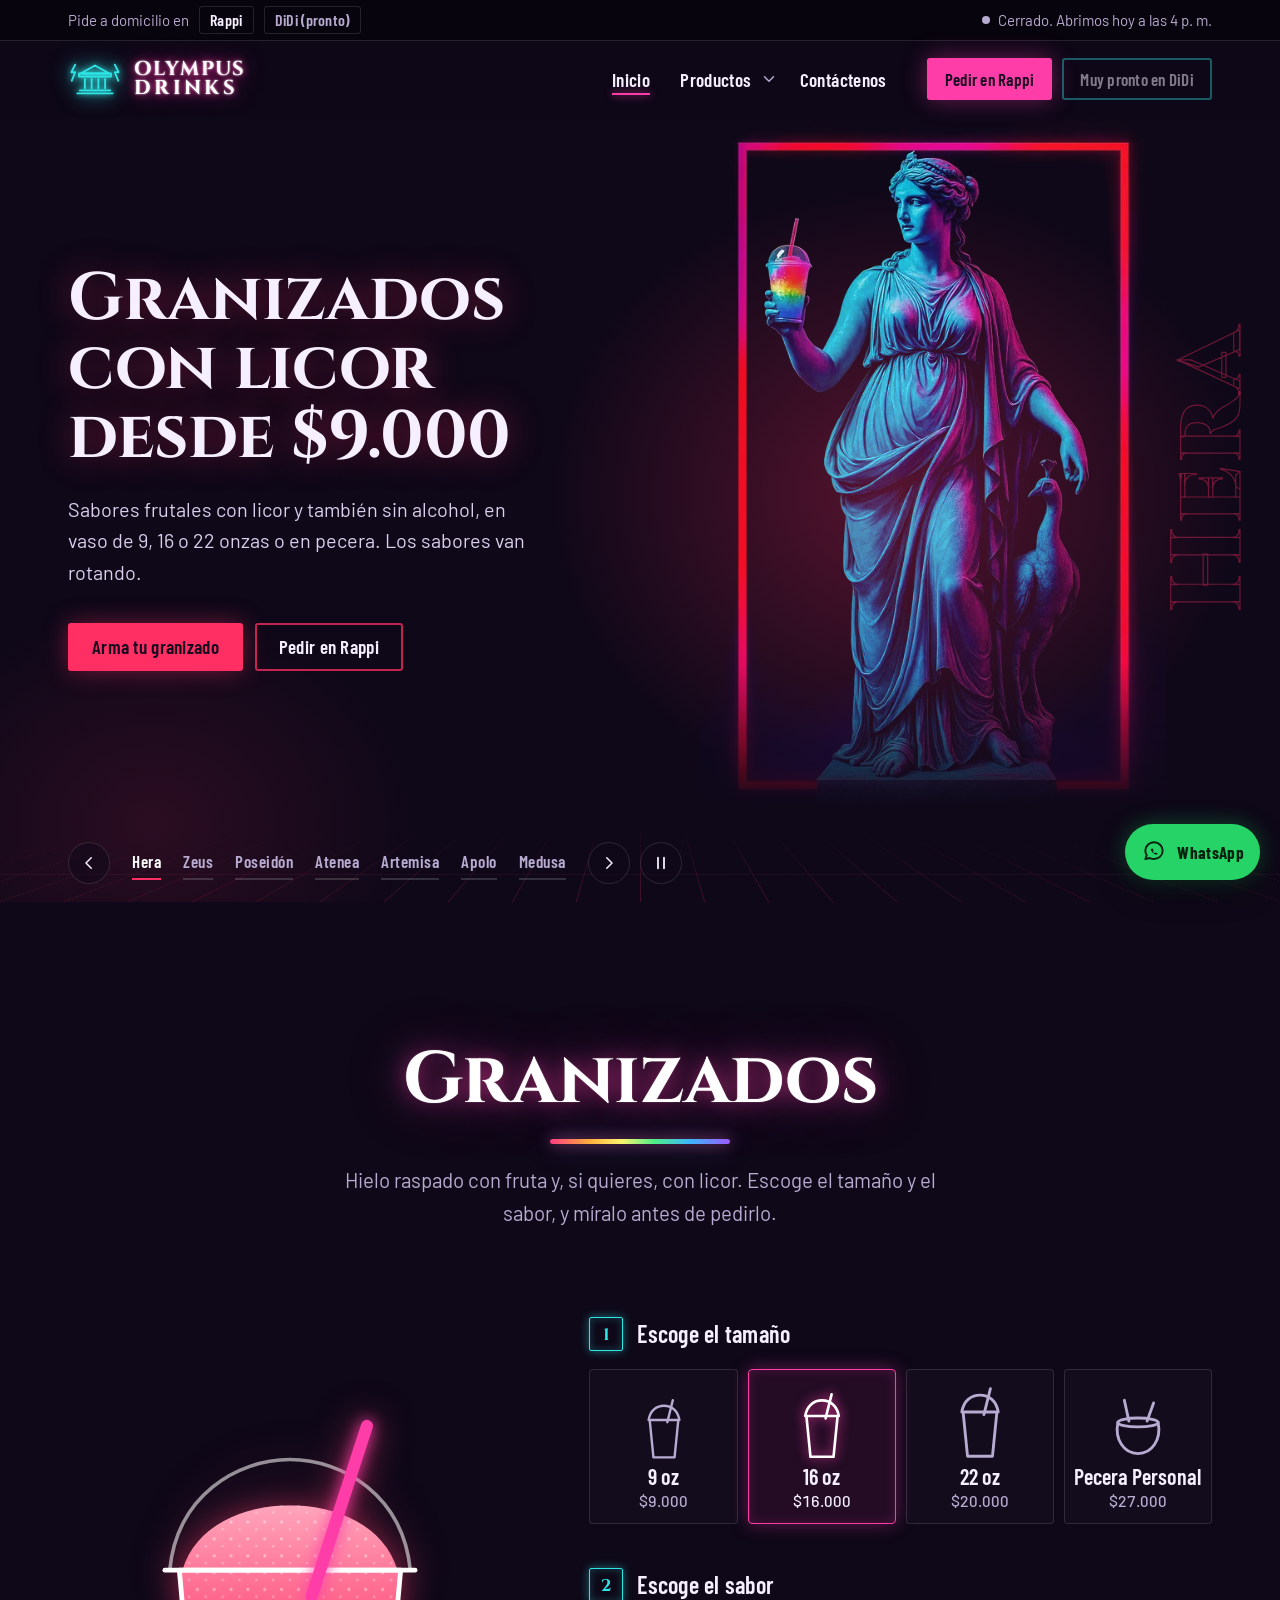
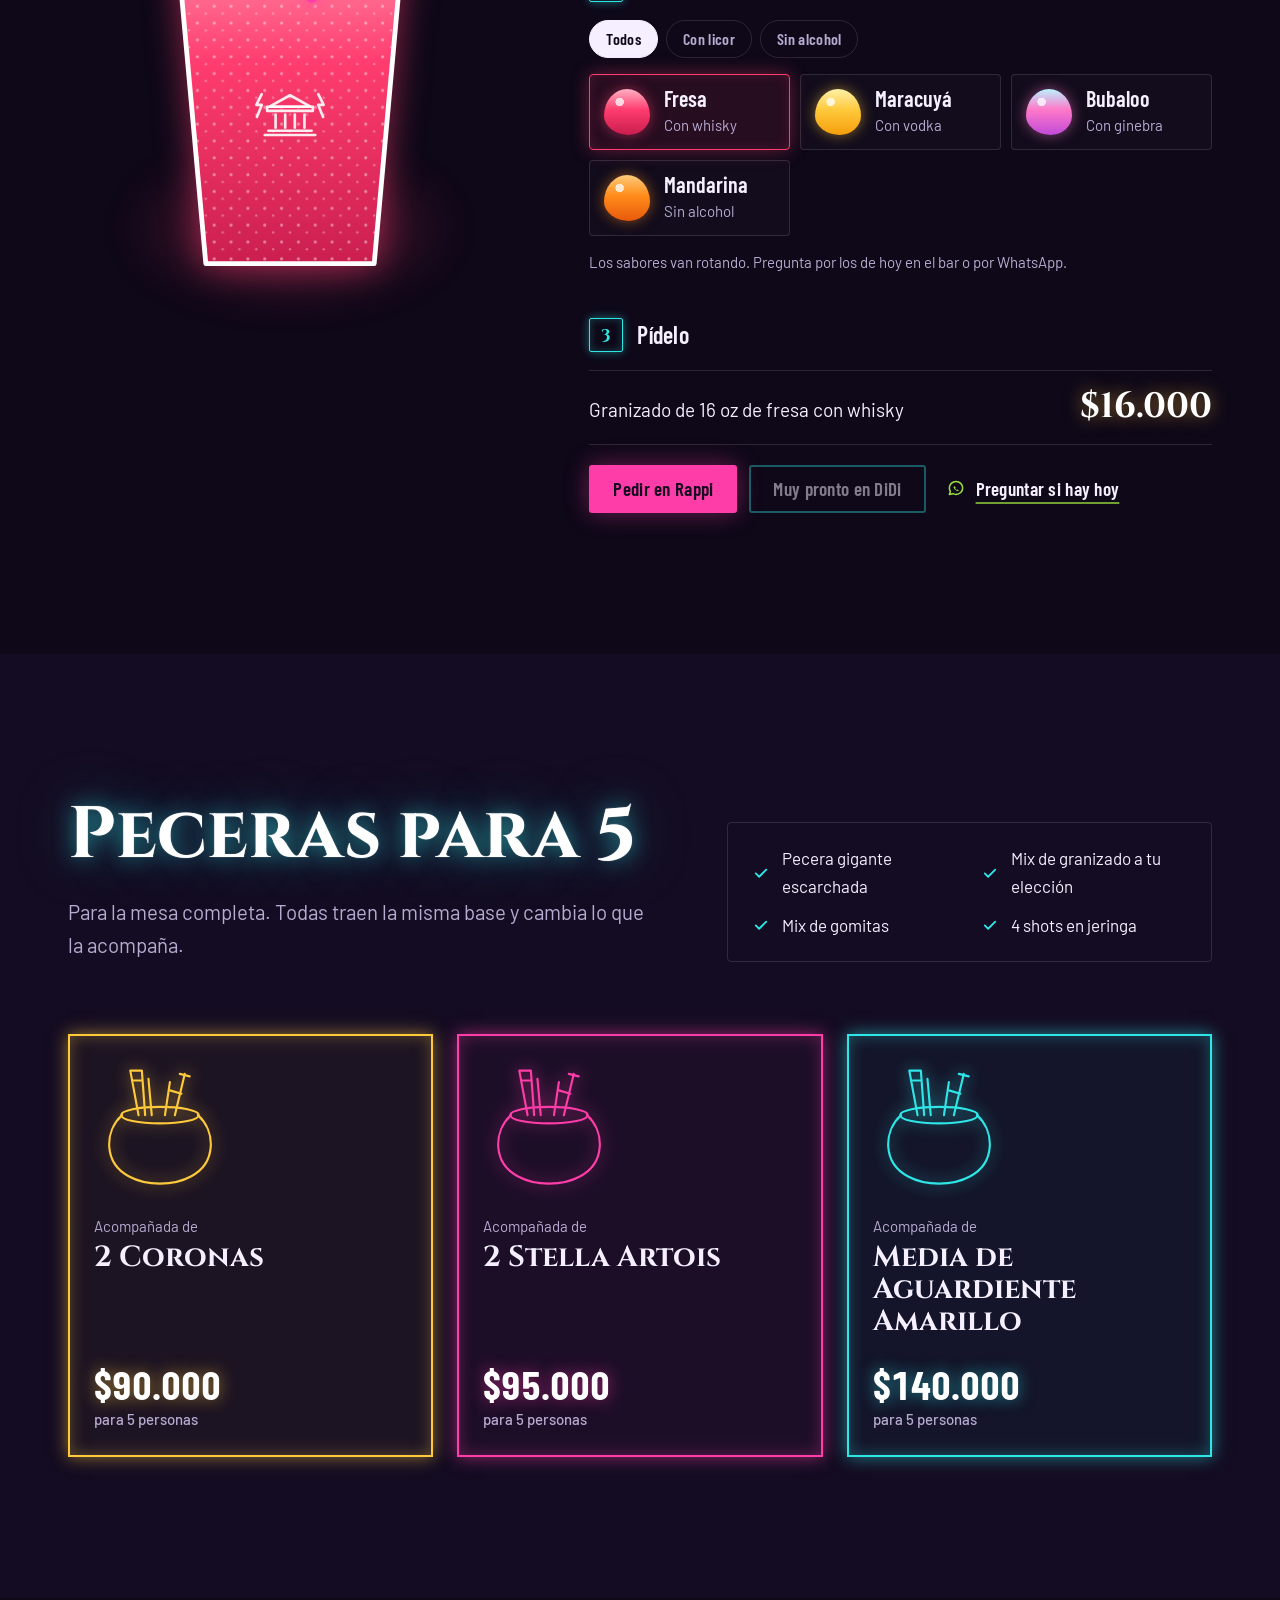
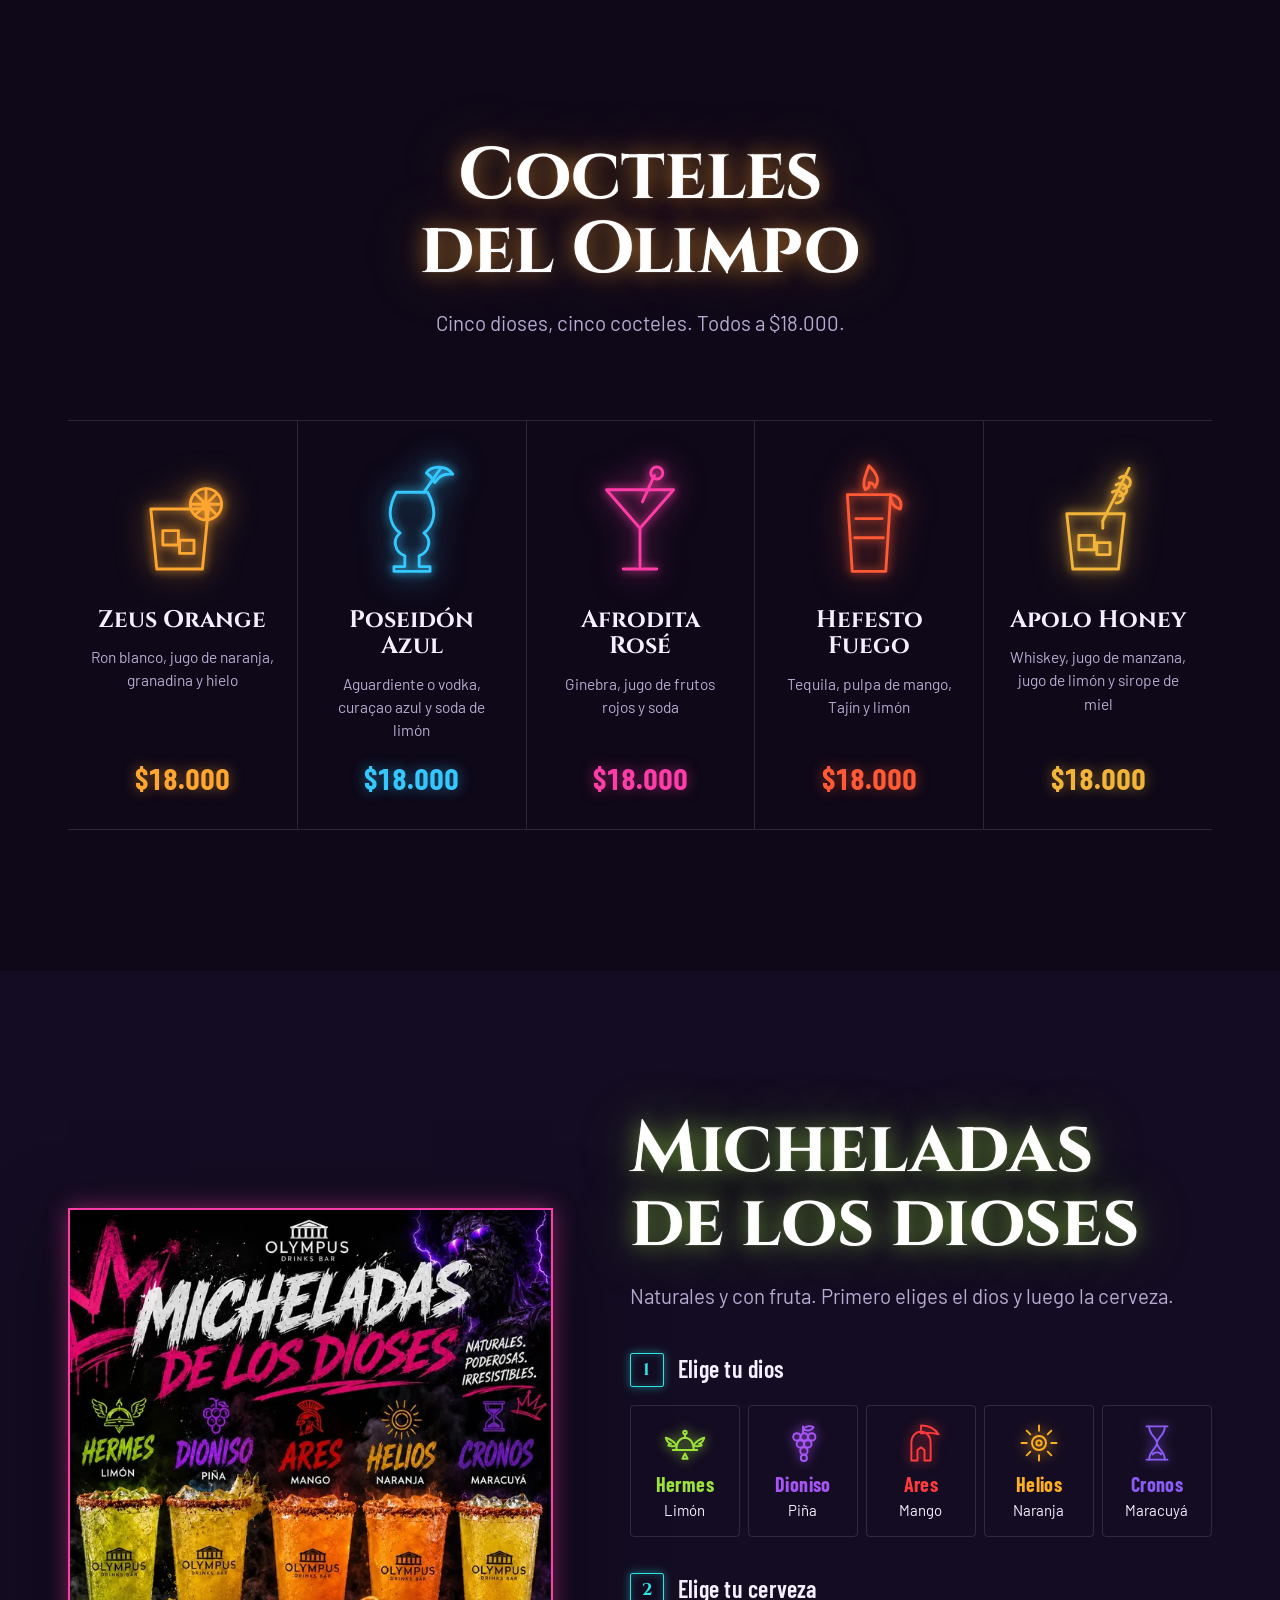
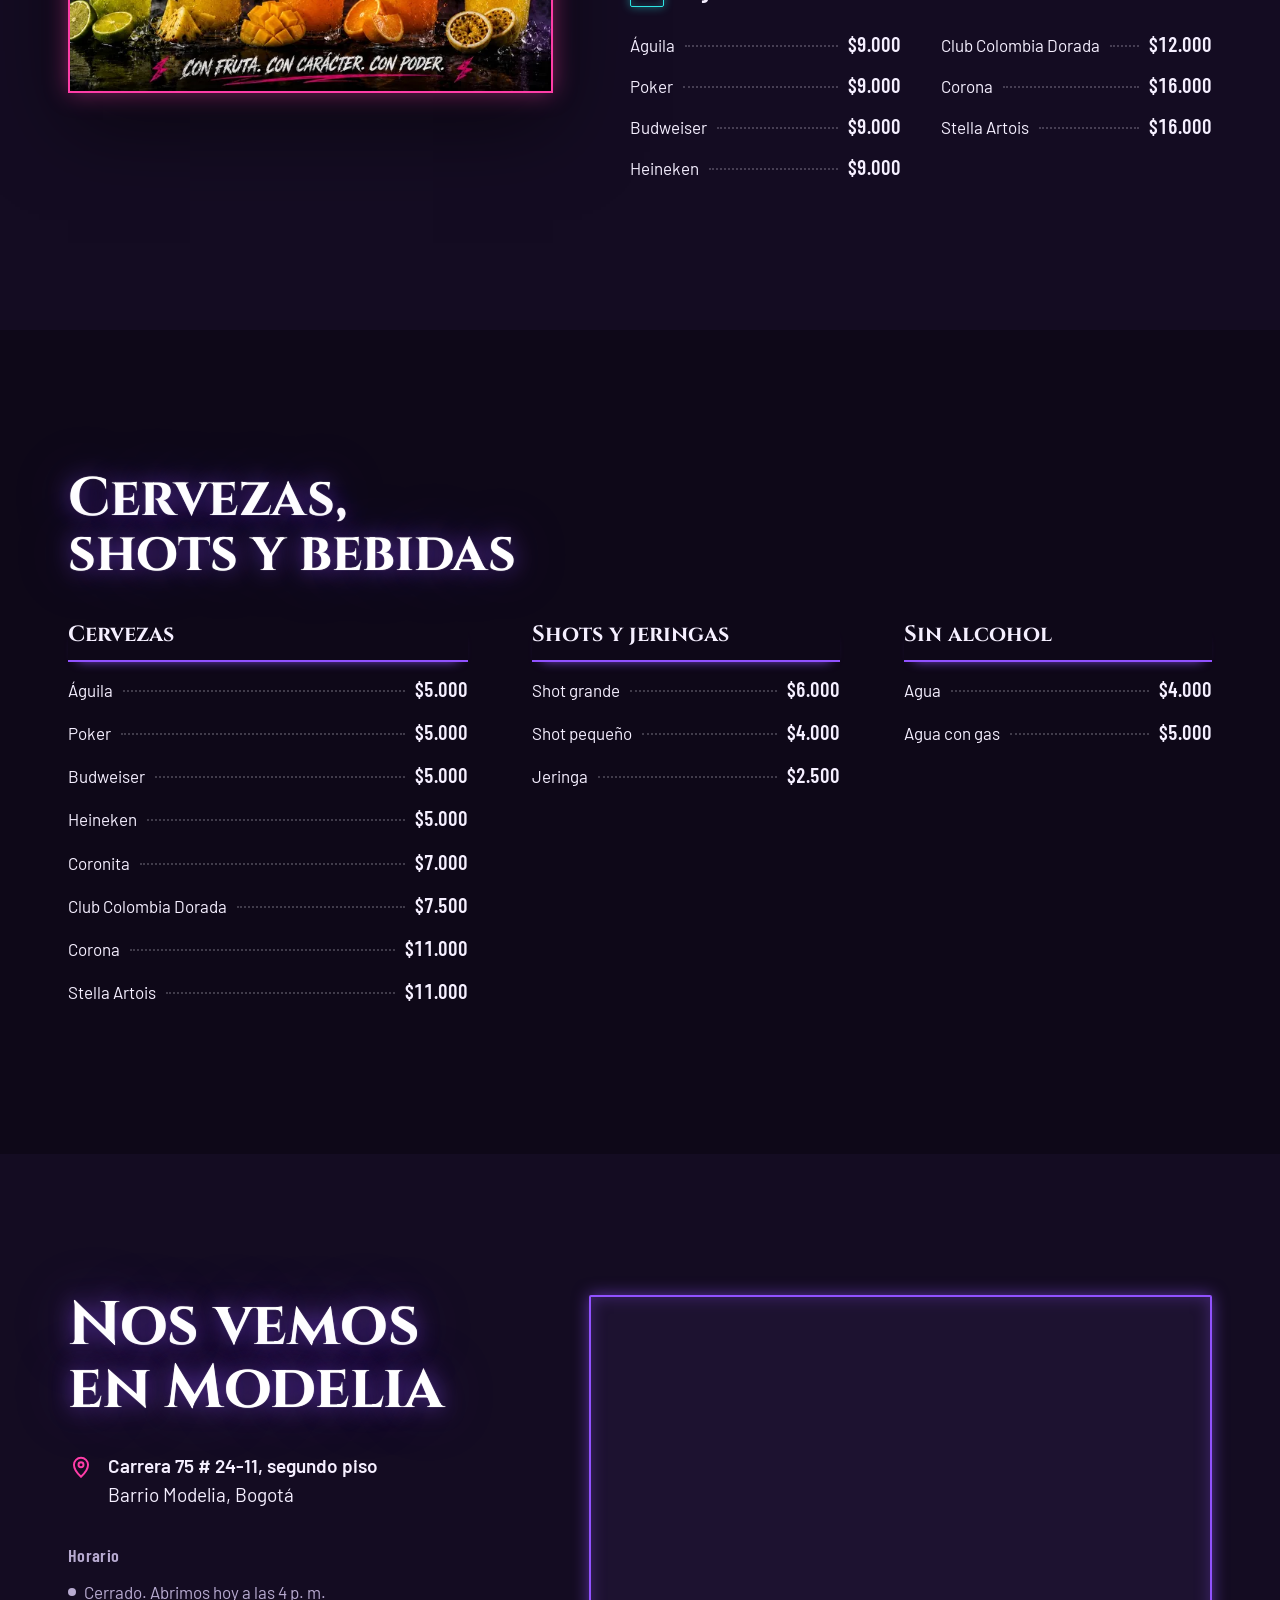
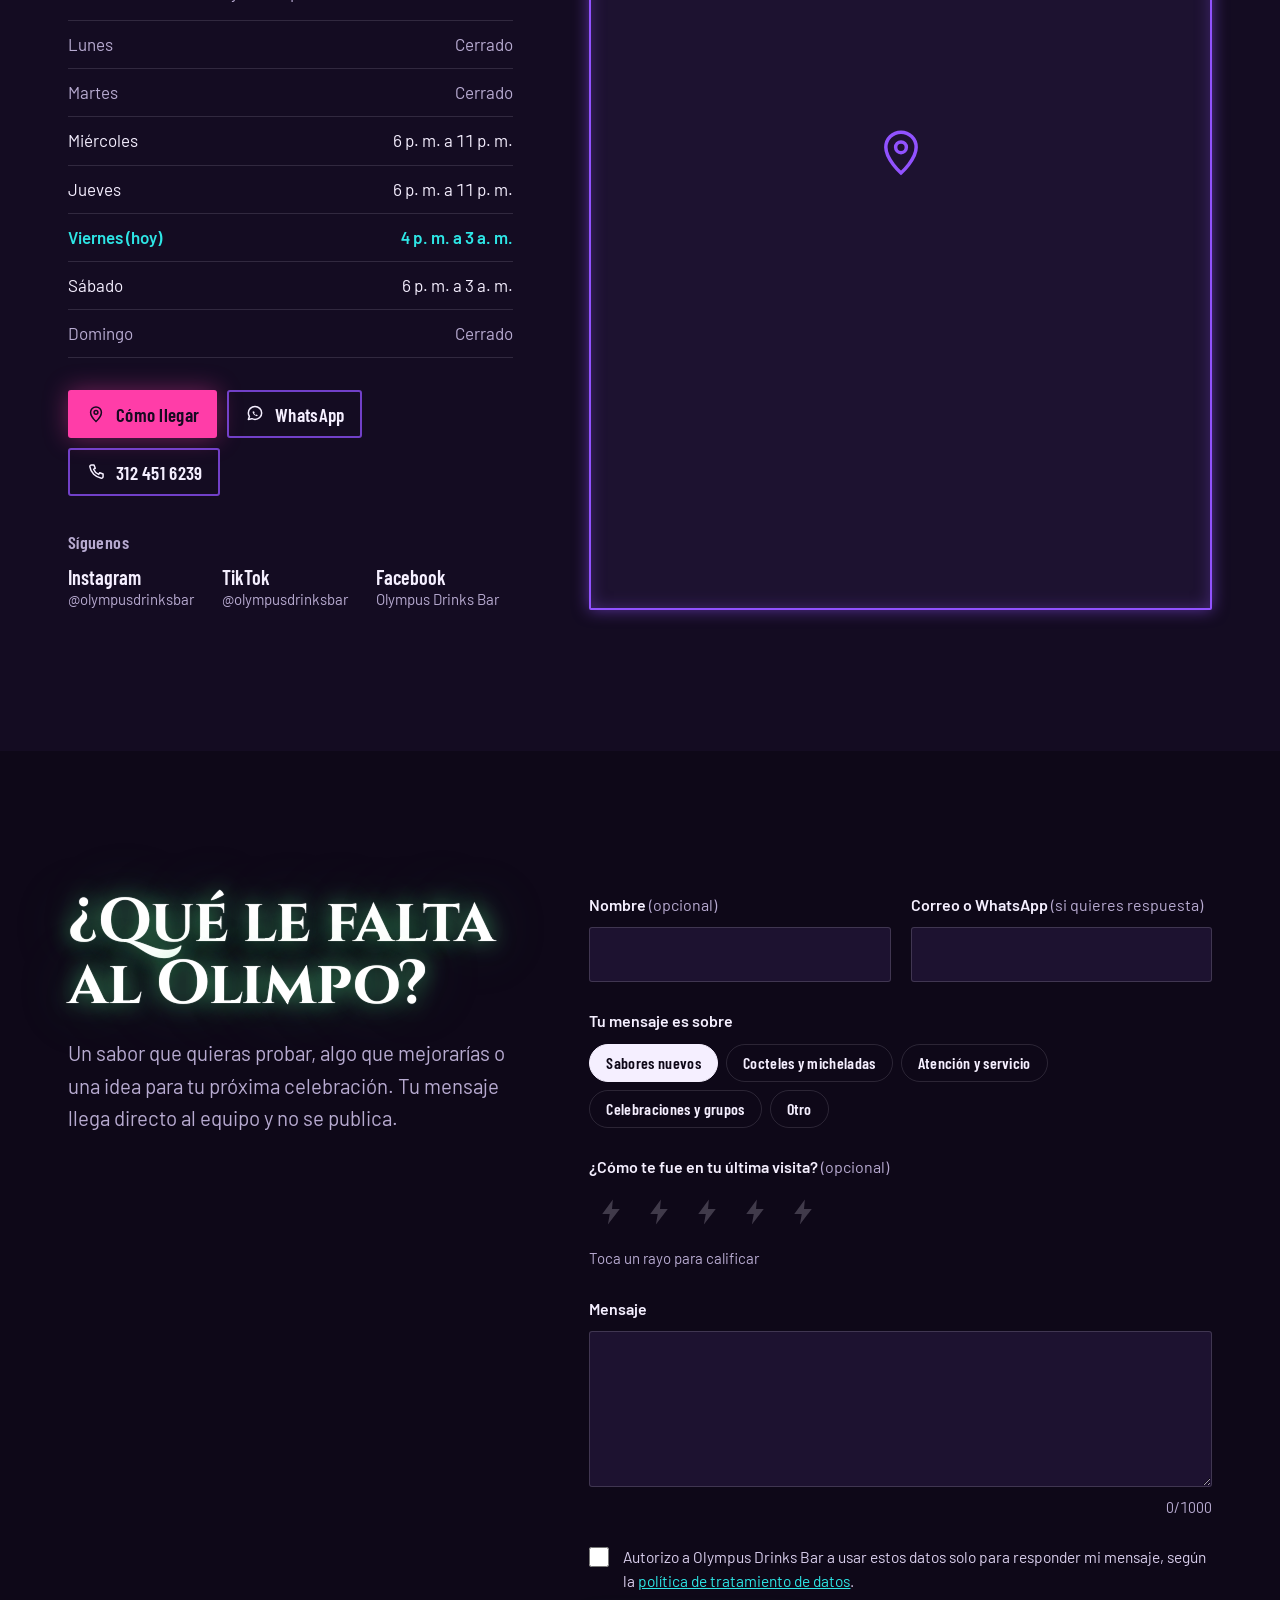
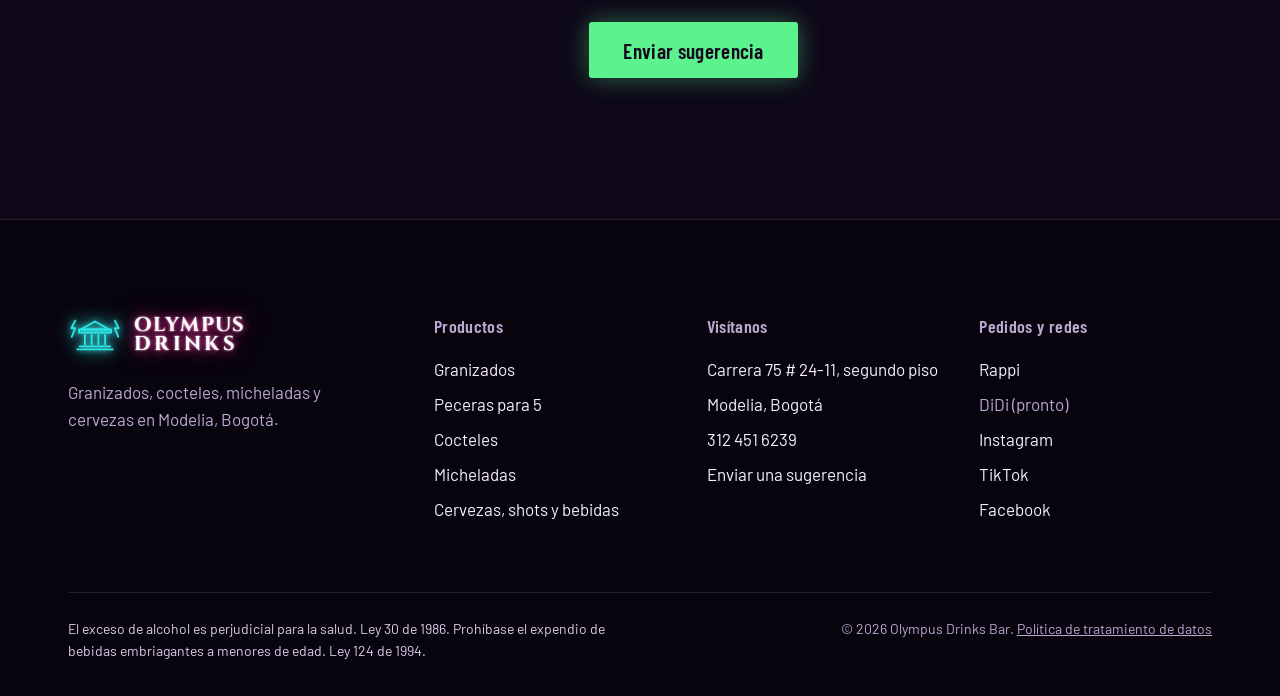
<file: index.html>
<!doctype html>
<html lang="es-CO">
<head>
  <meta charset="utf-8">
  <meta name="viewport" content="width=device-width, initial-scale=1, viewport-fit=cover">
  <title>Olympus Drinks Bar | Granizados con licor, cocteles y micheladas en Modelia, Bogotá</title>
  <meta name="description" content="Granizados con y sin licor, peceras para compartir, cocteles y micheladas de los dioses en Modelia, Bogotá. Pide a domicilio por Rappi o DiDi Food.">
  <meta name="theme-color" content="#0E0818">
  <link rel="canonical" href="https://olympus-drinks-bar.netlify.app/">

  <!-- Redes sociales (Open Graph) -->
  <meta property="og:type" content="website">
  <meta property="og:locale" content="es_CO">
  <meta property="og:site_name" content="Olympus Drinks Bar">
  <meta property="og:title" content="Olympus Drinks Bar | Granizados de los dioses en Modelia">
  <meta property="og:description" content="Granizados con licor desde $9.000, peceras para 5, cocteles y micheladas. Carrera 75 # 24-11, segundo piso, Bogotá.">
  <meta property="og:url" content="https://olympus-drinks-bar.netlify.app/">
  <meta property="og:image" content="https://olympus-drinks-bar.netlify.app/assets/img/og-image.jpg">
  <meta property="og:image:width" content="1200">
  <meta property="og:image:height" content="630">
  <meta name="twitter:card" content="summary_large_image">

  <link rel="icon" href="assets/img/favicon.svg" type="image/svg+xml">
  <link rel="apple-touch-icon" href="assets/img/apple-touch-icon.png">

  <link rel="preload" href="assets/fonts/cinzel-vf.woff2" as="font" type="font/woff2" crossorigin>
  <link rel="preload" href="assets/fonts/barlow-regular.woff2" as="font" type="font/woff2" crossorigin>
  <link rel="preload" as="image" href="assets/img/dioses/hera-lg.webp" imagesrcset="assets/img/dioses/hera-sm.webp 560w, assets/img/dioses/hera-lg.webp 960w" imagesizes="(min-width: 900px) 40vw, 92vw" fetchpriority="high">
  <link rel="stylesheet" href="css/styles.css">

  <script type="application/ld+json">
  {
    "@context": "https://schema.org",
    "@type": "BarOrPub",
    "name": "Olympus Drinks Bar",
    "url": "https://olympus-drinks-bar.netlify.app/",
    "image": "https://olympus-drinks-bar.netlify.app/assets/img/og-image.jpg",
    "telephone": "+57 312 451 6239",
    "priceRange": "$",
    "servesCuisine": ["Granizados", "Cocteles", "Micheladas"],
    "address": {
      "@type": "PostalAddress",
      "streetAddress": "Carrera 75 # 24-11, segundo piso",
      "addressLocality": "Bogotá",
      "addressRegion": "Bogotá D.C.",
      "addressCountry": "CO"
    },
    "openingHoursSpecification": [
      { "@type": "OpeningHoursSpecification", "dayOfWeek": ["Wednesday", "Thursday"], "opens": "18:00", "closes": "23:00" },
      { "@type": "OpeningHoursSpecification", "dayOfWeek": "Friday", "opens": "16:00", "closes": "03:00" },
      { "@type": "OpeningHoursSpecification", "dayOfWeek": "Saturday", "opens": "18:00", "closes": "03:00" }
    ],
    "sameAs": [
      "https://www.instagram.com/olympusdrinksbar/",
      "https://www.facebook.com/people/Olympus-Drinks-Bar-Granizados-Modelia/61579339652137/",
      "https://www.tiktok.com/@olympusdrinksbar"
    ]
  }
  </script>
</head>

<body>
  <!-- ============ Iconos (se usan con <use href="#id">) ============ -->
  <svg xmlns="http://www.w3.org/2000/svg" style="display:none">
    <symbol id="i-templo" viewBox="0 0 64 44">
      <g fill="none" stroke="currentColor" stroke-width="2.2" stroke-linejoin="round" stroke-linecap="round">
        <path d="M15 15.5 32 6l17 9.5Z"/>
        <path d="M13 15.5h38v3.5H13z"/>
        <path d="M20 22v11M28 22v11M36 22v11M44 22v11"/>
        <path d="M14 35.5h36M11 39h42"/>
        <path d="M8.5 5 4 14h4.5L4.5 24"/>
        <path d="M55.5 5 60 14h-4.5l4 10"/>
      </g>
    </symbol>
    <symbol id="i-chevron" viewBox="0 0 24 24"><path d="m6 9 6 6 6-6" fill="none" stroke="currentColor" stroke-width="2" stroke-linecap="round" stroke-linejoin="round"/></symbol>
    <symbol id="i-prev" viewBox="0 0 24 24"><path d="m15 5-7 7 7 7" fill="none" stroke="currentColor" stroke-width="2" stroke-linecap="round" stroke-linejoin="round"/></symbol>
    <symbol id="i-next" viewBox="0 0 24 24"><path d="m9 5 7 7-7 7" fill="none" stroke="currentColor" stroke-width="2" stroke-linecap="round" stroke-linejoin="round"/></symbol>
    <symbol id="i-pause" viewBox="0 0 24 24"><path d="M8 5v14M16 5v14" fill="none" stroke="currentColor" stroke-width="2.4" stroke-linecap="round"/></symbol>
    <symbol id="i-play" viewBox="0 0 24 24"><path d="M8 5.5v13l10.5-6.5Z" fill="currentColor"/></symbol>
    <symbol id="i-chat" viewBox="0 0 24 24"><path d="M4 18.5 5.3 15A7.6 7.6 0 0 1 4 10.8C4 6.5 7.6 3 12 3s8 3.5 8 7.8-3.6 7.7-8 7.7a8.4 8.4 0 0 1-3.8-.9Z" fill="none" stroke="currentColor" stroke-width="1.8" stroke-linejoin="round"/><path d="M9 9.2c.3 2.4 2.4 4.6 5.4 5.4l1-1.2-1.7-.9-.8.7a4 4 0 0 1-2-2l.7-.8-.8-1.7Z" fill="currentColor"/></symbol>
    <symbol id="i-pin" viewBox="0 0 24 24"><path d="M12 21s-6.5-5.8-6.5-11a6.5 6.5 0 0 1 13 0c0 5.2-6.5 11-6.5 11Z" fill="none" stroke="currentColor" stroke-width="1.8"/><circle cx="12" cy="10" r="2.3" fill="none" stroke="currentColor" stroke-width="1.8"/></symbol>
    <symbol id="i-phone" viewBox="0 0 24 24"><path d="M6.6 3.5h3l1.5 4-2 1.3a10.5 10.5 0 0 0 6.1 6.1l1.3-2 4 1.5v3a2 2 0 0 1-2.1 2A16.5 16.5 0 0 1 4.6 5.6a2 2 0 0 1 2-2.1Z" fill="none" stroke="currentColor" stroke-width="1.8" stroke-linejoin="round"/></symbol>
    <symbol id="i-rayo" viewBox="0 0 24 24"><path d="M13.5 2 5 13.5h6L9.5 22 19 9.5h-6.2Z" fill="currentColor"/></symbol>
    <symbol id="i-check" viewBox="0 0 24 24"><path d="m5 12.5 4.5 4.5L19 7.5" fill="none" stroke="currentColor" stroke-width="2.4" stroke-linecap="round" stroke-linejoin="round"/></symbol>

    <!-- Vasos de cocteles -->
    <symbol id="vaso-rocas" viewBox="0 0 80 100"><g fill="none" stroke="currentColor" stroke-width="2.4" stroke-linejoin="round" stroke-linecap="round"><path d="M14 40 19 90h38l5-50Z"/><path d="M24 58h13v12H24zM38 66h12v11H38z"/><circle cx="60" cy="36" r="13"/><path d="M60 23v26M47 36h26M51 27l18 18M69 27 51 45"/></g></symbol>
    <symbol id="vaso-miel" viewBox="0 0 80 100"><g fill="none" stroke="currentColor" stroke-width="2.4" stroke-linejoin="round" stroke-linecap="round"><path d="M14 44 19 90h38l5-46Z"/><path d="M24 62h13v12H24zM39 68h11v10H39z"/><path d="M66 6 44 50"/><path d="M58 14c4-3 9 0 9 4 0 3-3 5-6 5M55 20c4-3 9 0 9 4 0 3-3 5-6 5M52 26c4-3 9 0 9 4 0 3-3 5-6 5"/><path d="M44 50v6"/></g></symbol>
    <symbol id="vaso-huracan" viewBox="0 0 80 100"><g fill="none" stroke="currentColor" stroke-width="2.4" stroke-linejoin="round" stroke-linecap="round"><path d="M27 26c-9 16-5 28 3 34-7 6-4 16 4 19v9h-9v4h30v-4h-9v-9c8-3 11-13 4-19 8-6 12-18 3-34Z"/><path d="M50 26 64 6"/><path d="M52 10c4-6 16-7 22 1-7-1-12 2-15 7-2-4-4-6-7-8Z"/></g></symbol>
    <symbol id="vaso-copa" viewBox="0 0 80 100"><g fill="none" stroke="currentColor" stroke-width="2.4" stroke-linejoin="round" stroke-linecap="round"><path d="M12 24h56L40 56Z"/><path d="M40 56v32M26 90h28"/><path d="M52 12 42 34"/><circle cx="54" cy="10" r="5"/></g></symbol>
    <symbol id="vaso-alto" viewBox="0 0 80 100"><g fill="none" stroke="currentColor" stroke-width="2.4" stroke-linejoin="round" stroke-linecap="round"><path d="M22 28 26 92h28l4-64Z"/><path d="M40 4c7 7 9 12 5 18-1-3-3-4-5-4 1 3-1 5-3 6-3-5 0-12 3-20Z"/><path d="M29 48h22M28 64h24"/><path d="M58 28c7 1 10 6 8 12-5-1-8-5-8-12Z"/></g></symbol>

    <!-- Iconos micheladas -->
    <symbol id="ic-hermes" viewBox="0 0 48 48"><g fill="none" stroke="currentColor" stroke-width="2.2" stroke-linejoin="round" stroke-linecap="round"><path d="M14 32c0-9 4.5-14 10-14s10 5 10 14Z"/><path d="M10 32h28M24 18v-4"/><circle cx="24" cy="12" r="2"/><path d="M34 26c4-5 8-7 12-8-1 4-3 6-6 7 2 0 3 1 3 2-3 1-6 1-9 0M14 26c-4-5-8-7-12-8 1 4 3 6 6 7-2 0-3 1-3 2 3 1 6 1 9 0"/><path d="m24 36-3 6h6Z"/></g></symbol>
    <symbol id="ic-dioniso" viewBox="0 0 48 48"><g fill="none" stroke="currentColor" stroke-width="2.2" stroke-linecap="round"><path d="M24 12V5M24 8c4-4 9-4 12-2-2 4-7 5-12 2"/><circle cx="17" cy="17" r="4.2"/><circle cx="25.5" cy="17" r="4.2"/><circle cx="34" cy="17" r="4.2"/><circle cx="21" cy="25" r="4.2"/><circle cx="29.5" cy="25" r="4.2"/><circle cx="25" cy="33" r="4.2"/><circle cx="25" cy="41" r="3.5"/></g></symbol>
    <symbol id="ic-ares" viewBox="0 0 48 48"><g fill="none" stroke="currentColor" stroke-width="2.2" stroke-linejoin="round" stroke-linecap="round"><path d="M13 44V24c0-8 5-13 11-13s11 5 11 13v20h-7V32l-4-3-4 3v12Z"/><path d="M24 11V4M24 4c9 0 16 4 20 10-7-2-13-2-20-1"/></g></symbol>
    <symbol id="ic-helios" viewBox="0 0 48 48"><g fill="none" stroke="currentColor" stroke-width="2.2" stroke-linecap="round"><circle cx="24" cy="24" r="8"/><circle cx="24" cy="24" r="3"/><path d="M24 4v6M24 38v6M4 24h6M38 24h6M9.9 9.9l4.2 4.2M33.9 33.9l4.2 4.2M9.9 38.1l4.2-4.2M33.9 14.1l4.2-4.2"/></g></symbol>
    <symbol id="ic-cronos" viewBox="0 0 48 48"><g fill="none" stroke="currentColor" stroke-width="2.2" stroke-linejoin="round" stroke-linecap="round"><path d="M12 5h24M12 43h24"/><path d="M15 5c0 10 9 13 9 19s-9 9-9 19M33 5c0 10-9 13-9 19s9 9 9 19"/><path d="M19 37c2-3 8-3 10 0"/></g></symbol>

    <!-- Pecera (sección peceras) -->
    <symbol id="i-pecera" viewBox="0 0 160 150">
      <g fill="none" stroke="currentColor" stroke-width="2.6" stroke-linejoin="round" stroke-linecap="round">
        <path d="M34 62c-22 20-22 58 8 74 22 12 54 12 76 0 30-16 30-54 8-74"/>
        <ellipse cx="80" cy="62" rx="47" ry="10"/>
        <path d="M54 62 44 8h14l4 54"/><path d="M46 20h12"/>
        <path d="M98 62l12-50M104 12l12 3M92 32l14 4"/>
        <path d="M70 62 66 18M86 62l6-40"/>
      </g>
    </symbol>
  </svg>

  <a class="skip" href="#contenido">Saltar al contenido</a>

  <!-- ============ Barra superior: pedidos ============ -->
  <div class="topbar">
    <div class="wrap topbar__inner">
      <p class="topbar__order">
        <span class="topbar__label">Pide a domicilio en</span>
        <a class="order-link order-link--rappi" data-order="rappi" href="#" target="_blank" rel="noopener">Rappi</a>
        <a class="order-link order-link--didi" data-order="didi" href="#" target="_blank" rel="noopener">DiDi Food</a>
      </p>
      <p class="topbar__status" data-status>
        <span class="status-dot" aria-hidden="true"></span>
        <span data-status-text>Consultando horario</span>
      </p>
    </div>
  </div>

  <!-- ============ Encabezado ============ -->
  <header class="header" data-header>
    <div class="wrap header__inner">
      <a class="logo" href="#inicio" aria-label="Olympus Drinks Bar, ir al inicio">
        <svg class="logo__icon" aria-hidden="true"><use href="#i-templo"/></svg>
        <span class="logo__text" aria-hidden="true"><span>Olympus</span><span>Drinks</span></span>
      </a>

      <nav class="nav" id="nav" aria-label="Principal" data-nav>
        <ul class="nav__list">
          <li><a class="nav__link" href="#inicio">Inicio</a></li>
          <li class="nav__item--sub" data-sub>
            <div class="nav__subhead">
              <a class="nav__link" href="#productos">Productos</a>
              <button class="nav__subtoggle" type="button" aria-expanded="false" aria-controls="submenu-productos">
                <span class="sr-only">Ver categorías de productos</span>
                <svg aria-hidden="true"><use href="#i-chevron"/></svg>
              </button>
            </div>
            <ul class="nav__sub" id="submenu-productos">
              <li><a href="#granizados"><span class="nav__sub-dot" style="--c:#FF3DA8"></span>Granizados</a></li>
              <li><a href="#peceras"><span class="nav__sub-dot" style="--c:#2EE6E6"></span>Peceras para 5</a></li>
              <li><a href="#cocteles"><span class="nav__sub-dot" style="--c:#FFA630"></span>Cocteles</a></li>
              <li><a href="#micheladas"><span class="nav__sub-dot" style="--c:#9BE33B"></span>Micheladas</a></li>
              <li><a href="#bar"><span class="nav__sub-dot" style="--c:#9152FF"></span>Cervezas, shots y bebidas</a></li>
            </ul>
          </li>
          <li><a class="nav__link" href="#contacto">Contáctenos</a></li>
        </ul>
        <div class="nav__orders">
          <a class="btn btn--primary" data-order="rappi" href="#" target="_blank" rel="noopener">Pedir en Rappi</a>
          <a class="btn btn--ghost" data-order="didi" href="#" target="_blank" rel="noopener">Pedir en DiDi</a>
        </div>
      </nav>

      <button class="burger" type="button" aria-expanded="false" aria-controls="nav" data-burger>
        <span class="sr-only">Abrir menú</span>
        <span class="burger__lines" aria-hidden="true"></span>
      </button>
    </div>
  </header>

  <main id="contenido">
    <h1 class="sr-only">Olympus Drinks Bar: granizados con licor, peceras, cocteles y micheladas en Modelia, Bogotá</h1>

    <!-- ============ Banner principal (carrusel) ============
         Para agregar una diapositiva: copia un <article class="slide">, cambia
         imagen, textos y el color --accent. Luego agrega su botón en .hero__tabs. -->
    <section class="hero" id="inicio" aria-roledescription="carrusel" aria-label="Destacados de Olympus" data-hero>
      <div class="hero__floor" aria-hidden="true"></div>

      <div class="hero__slides" data-slides>
        <article class="slide is-active" style="--accent:#FF2E63" aria-roledescription="diapositiva" aria-label="1 de 7">
          <p class="slide__watermark" aria-hidden="true">Hera</p>
          <div class="slide__media">
            <img src="assets/img/dioses/hera-lg.webp" srcset="assets/img/dioses/hera-sm.webp 560w, assets/img/dioses/hera-lg.webp 960w" sizes="(min-width: 900px) 40vw, 92vw" width="960" height="1440" alt="Estatua de la diosa Hera sosteniendo un granizado de colores, iluminada con neón rojo" fetchpriority="high">
          </div>
          <div class="slide__copy">
            <h2 class="slide__title">Granizados con licor desde <span data-bind="minTamano">$9.000</span></h2>
            <p class="slide__text">Sabores frutales con licor y también sin alcohol, en vaso de 9, 16 o 22 onzas o en pecera. Los sabores van rotando.</p>
            <div class="slide__actions">
              <a class="btn btn--primary" href="#granizados">Arma tu granizado</a>
              <a class="btn btn--ghost" data-order="rappi" href="#" target="_blank" rel="noopener">Pedir en Rappi</a>
            </div>
          </div>
        </article>

        <article class="slide" style="--accent:#F2B53A" aria-roledescription="diapositiva" aria-label="2 de 7">
          <p class="slide__watermark" aria-hidden="true">Zeus</p>
          <div class="slide__media">
            <img src="assets/img/dioses/zeus-lg.webp" srcset="assets/img/dioses/zeus-sm.webp 560w, assets/img/dioses/zeus-lg.webp 960w" sizes="(min-width: 900px) 40vw, 92vw" width="960" height="1440" alt="Estatua de Zeus sentado con gafas de sol y luces neón" loading="lazy">
          </div>
          <div class="slide__copy">
            <h2 class="slide__title">Peceras para compartir entre cinco</h2>
            <p class="slide__text">Pecera gigante escarchada con granizado, gomitas y 4 shots en jeringa, acompañada de Coronas, Stella Artois o aguardiente Amarillo. Desde <span data-bind="minPecera">$90.000</span>.</p>
            <div class="slide__actions">
              <a class="btn btn--primary" href="#peceras">Ver peceras</a>
            </div>
          </div>
        </article>

        <article class="slide" style="--accent:#2EE6E6" aria-roledescription="diapositiva" aria-label="3 de 7">
          <p class="slide__watermark" aria-hidden="true">Poseidón</p>
          <div class="slide__media">
            <img src="assets/img/dioses/poseidon-lg.webp" srcset="assets/img/dioses/poseidon-sm.webp 560w, assets/img/dioses/poseidon-lg.webp 853w" sizes="(min-width: 900px) 40vw, 92vw" width="853" height="1280" alt="Estatua de Poseidón con tridente y gafas, iluminada con neón" loading="lazy">
          </div>
          <div class="slide__copy">
            <h2 class="slide__title">Cinco cocteles con nombre de dios</h2>
            <p class="slide__text">Zeus Orange, Poseidón Azul, Afrodita Rosé, Hefesto Fuego y Apolo Honey, a <span data-bind="precioCoctel">$18.000</span> cada uno.</p>
            <div class="slide__actions">
              <a class="btn btn--primary" href="#cocteles">Ver cocteles</a>
            </div>
          </div>
        </article>

        <article class="slide" style="--accent:#FF3DD2" aria-roledescription="diapositiva" aria-label="4 de 7">
          <p class="slide__watermark" aria-hidden="true">Atenea</p>
          <div class="slide__media">
            <img src="assets/img/dioses/atenea-lg.webp" srcset="assets/img/dioses/atenea-sm.webp 560w, assets/img/dioses/atenea-lg.webp 960w" sizes="(min-width: 900px) 40vw, 92vw" width="960" height="1440" alt="Estatua de Atenea con casco, escudo, búho y gafas de colores" loading="lazy">
          </div>
          <div class="slide__copy">
            <h2 class="slide__title">Micheladas de los dioses</h2>
            <p class="slide__text">Limón, piña, mango, naranja o maracuyá, preparadas con la cerveza que elijas.</p>
            <div class="slide__actions">
              <a class="btn btn--primary" href="#micheladas">Ver micheladas</a>
            </div>
          </div>
        </article>

        <article class="slide" style="--accent:#A66BFF" aria-roledescription="diapositiva" aria-label="5 de 7">
          <p class="slide__watermark" aria-hidden="true">Artemisa</p>
          <div class="slide__media">
            <img src="assets/img/dioses/artemisa-lg.webp" srcset="assets/img/dioses/artemisa-sm.webp 560w, assets/img/dioses/artemisa-lg.webp 853w" sizes="(min-width: 900px) 40vw, 92vw" width="853" height="1280" alt="Estatua de Artemisa con arco, un ciervo y gafas de colores" loading="lazy">
          </div>
          <div class="slide__copy">
            <h2 class="slide__title">Pide sin salir de casa</h2>
            <p class="slide__text">Encuéntranos en Rappi y DiDi Food y recibe tu pedido donde estés.</p>
            <div class="slide__actions">
              <a class="btn btn--primary" data-order="rappi" href="#" target="_blank" rel="noopener">Pedir en Rappi</a>
              <a class="btn btn--ghost" data-order="didi" href="#" target="_blank" rel="noopener">Pedir en DiDi</a>
            </div>
          </div>
        </article>

        <article class="slide" style="--accent:#FF6A3D" aria-roledescription="diapositiva" aria-label="6 de 7">
          <p class="slide__watermark" aria-hidden="true">Apolo</p>
          <div class="slide__media">
            <img src="assets/img/dioses/apolo-lg.webp" srcset="assets/img/dioses/apolo-sm.webp 560w, assets/img/dioses/apolo-lg.webp 853w" sizes="(min-width: 900px) 40vw, 92vw" width="853" height="1280" alt="Estatua de Apolo con lira y gafas de sol, iluminada con neón" loading="lazy">
          </div>
          <div class="slide__copy">
            <h2 class="slide__title">Nos vemos en Modelia</h2>
            <p class="slide__text">Carrera 75 # 24-11, segundo piso. Abrimos de miércoles a sábado, y los viernes y sábados hasta las 3 a.&nbsp;m.</p>
            <div class="slide__actions">
              <a class="btn btn--primary" href="#contacto">Cómo llegar</a>
              <a class="btn btn--ghost" data-whatsapp href="#" target="_blank" rel="noopener">Escribir por WhatsApp</a>
            </div>
          </div>
        </article>

        <article class="slide" style="--accent:#5CF28E" aria-roledescription="diapositiva" aria-label="7 de 7">
          <p class="slide__watermark" aria-hidden="true">Medusa</p>
          <div class="slide__media">
            <img src="assets/img/dioses/medusa-lg.webp" srcset="assets/img/dioses/medusa-sm.webp 560w, assets/img/dioses/medusa-lg.webp 853w" sizes="(min-width: 900px) 40vw, 92vw" width="853" height="1280" alt="Estatua de Medusa con serpientes en el cabello y ojos brillantes" loading="lazy">
          </div>
          <div class="slide__copy">
            <h2 class="slide__title">¿Qué sabor te dejaría de piedra?</h2>
            <p class="slide__text">Cuéntanos qué quieres ver en la carta. Las sugerencias llegan directo a nuestro equipo.</p>
            <div class="slide__actions">
              <a class="btn btn--primary" href="#sugerencias">Enviar una sugerencia</a>
            </div>
          </div>
        </article>
      </div>

      <div class="hero__controls wrap">
        <button class="hero__btn" type="button" data-prev aria-label="Diapositiva anterior"><svg aria-hidden="true"><use href="#i-prev"/></svg></button>
        <div class="hero__tabs" role="tablist" aria-label="Elegir diapositiva" data-tabs>
          <button role="tab" type="button" aria-selected="true" style="--accent:#FF2E63">Hera<span class="hero__progress"><i></i></span></button>
          <button role="tab" type="button" aria-selected="false" style="--accent:#F2B53A">Zeus<span class="hero__progress"><i></i></span></button>
          <button role="tab" type="button" aria-selected="false" style="--accent:#2EE6E6">Poseidón<span class="hero__progress"><i></i></span></button>
          <button role="tab" type="button" aria-selected="false" style="--accent:#FF3DD2">Atenea<span class="hero__progress"><i></i></span></button>
          <button role="tab" type="button" aria-selected="false" style="--accent:#A66BFF">Artemisa<span class="hero__progress"><i></i></span></button>
          <button role="tab" type="button" aria-selected="false" style="--accent:#FF6A3D">Apolo<span class="hero__progress"><i></i></span></button>
          <button role="tab" type="button" aria-selected="false" style="--accent:#5CF28E">Medusa<span class="hero__progress"><i></i></span></button>
        </div>
        <button class="hero__btn" type="button" data-next aria-label="Diapositiva siguiente"><svg aria-hidden="true"><use href="#i-next"/></svg></button>
        <button class="hero__btn hero__btn--pause" type="button" data-pause aria-label="Pausar carrusel"><svg aria-hidden="true"><use href="#i-pause"/></svg></button>
      </div>
    </section>

    <div id="productos">

      <!-- ============ GRANIZADOS (el corazón del negocio) ============ -->
      <section class="section granizados" id="granizados" aria-labelledby="t-granizados">
        <div class="wrap">
          <header class="section-head section-head--center">
            <h2 class="display" id="t-granizados">Granizados</h2>
            <span class="tube" aria-hidden="true"></span>
            <p class="lede">Hielo raspado con fruta y, si quieres, con licor. Escoge el tamaño y el sabor, y míralo antes de pedirlo.</p>
          </header>

          <div class="builder">
            <figure class="builder__stage" aria-hidden="true">
              <svg class="cup" viewBox="0 0 300 400" data-cup>
                <defs>
                  <linearGradient id="g-fill" x1="0" y1="1" x2="0" y2="0">
                    <stop offset="0" stop-color="#C81D4E" data-stop="0"/>
                    <stop offset=".55" stop-color="#FF3D6E" data-stop="1"/>
                    <stop offset="1" stop-color="#FFB0C4" data-stop="2"/>
                  </linearGradient>
                  <pattern id="g-hielo" width="14" height="14" patternUnits="userSpaceOnUse">
                    <circle cx="3" cy="4" r="1.3" fill="#fff" opacity=".45"/>
                    <circle cx="10" cy="10" r="1" fill="#fff" opacity=".35"/>
                  </pattern>
                  <clipPath id="clip-vaso"><path d="M58 128h184l-22 244H80Z"/><path d="M60 130c10-38 50-56 90-56s80 18 90 56Z"/></clipPath>
                  <clipPath id="clip-pecera"><path d="M72 208C30 244 34 332 90 362c34 18 86 18 120 0 56-30 60-118 18-154Z"/><path d="M76 210c14-28 44-38 74-38s60 10 74 38Z"/></clipPath>
                </defs>

                <!-- Vaso -->
                <g class="cup__vaso" data-shape="vaso">
                  <g clip-path="url(#clip-vaso)">
                    <rect class="cup__liquid" x="40" y="60" width="220" height="320" fill="url(#g-fill)"/>
                    <rect x="40" y="60" width="220" height="320" fill="url(#g-hielo)"/>
                  </g>
                  <path class="cup__line" d="M58 128h184l-22 244H80Z"/>
                  <path class="cup__line cup__line--soft" d="M50 128c6-62 56-92 100-92s94 30 100 92"/>
                  <path class="cup__line" d="M46 128h208"/>
                  <path class="cup__straw" d="M168 150 214 8"/>
                  <use href="#i-templo" x="118" y="226" width="64" height="44" class="cup__mark"/>
                </g>

                <!-- Pecera -->
                <g class="cup__pecera" data-shape="pecera">
                  <path class="cup__straw" d="M122 206 98 92"/>
                  <g transform="rotate(24 205 150)">
                    <rect x="194" y="80" width="24" height="96" rx="4" fill="url(#g-fill)" opacity=".85"/>
                    <rect class="cup__line" x="194" y="80" width="24" height="96" rx="4"/>
                    <path class="cup__line" d="M200 100h12M200 120h12M200 140h12M206 80V46M192 46h28M206 176v30"/>
                  </g>
                  <g clip-path="url(#clip-pecera)">
                    <rect class="cup__liquid" x="30" y="160" width="240" height="220" fill="url(#g-fill)"/>
                    <rect x="30" y="160" width="240" height="220" fill="url(#g-hielo)"/>
                  </g>
                  <path class="cup__line" d="M72 208C30 244 34 332 90 362c34 18 86 18 120 0 56-30 60-118 18-154"/>
                  <ellipse class="cup__line" cx="150" cy="208" rx="80" ry="14"/>
                  <use href="#i-templo" x="118" y="266" width="64" height="44" class="cup__mark"/>
                </g>
              </svg>
              <div class="cup__halo"></div>
            </figure>

            <div class="builder__steps">
              <fieldset class="step">
                <legend class="step__title"><span class="step__n">1</span>Escoge el tamaño</legend>
                <div class="sizes" data-sizes><!-- se llena desde js/data.js --></div>
              </fieldset>

              <fieldset class="step">
                <legend class="step__title"><span class="step__n">2</span>Escoge el sabor</legend>
                <div class="chips" data-flavor-filters>
                  <button type="button" class="chip is-on" data-filter="todos" aria-pressed="true">Todos</button>
                  <button type="button" class="chip" data-filter="licor" aria-pressed="false">Con licor</button>
                  <button type="button" class="chip" data-filter="sin" aria-pressed="false">Sin alcohol</button>
                </div>
                <div class="flavors" data-flavors><!-- se llena desde js/data.js --></div>
                <p class="note">Los sabores van rotando. Pregunta por los de hoy en el bar o por WhatsApp.</p>
              </fieldset>

              <div class="step step--order">
                <h3 class="step__title"><span class="step__n">3</span>Pídelo</h3>
                <p class="summary" aria-live="polite" data-summary>
                  <span class="summary__name" data-summary-name>Granizado de 16 oz de fresa con whisky</span>
                  <span class="summary__price" data-summary-price>$16.000</span>
                </p>
                <div class="step__actions">
                  <a class="btn btn--primary" data-order="rappi" href="#" target="_blank" rel="noopener">Pedir en Rappi</a>
                  <a class="btn btn--ghost" data-order="didi" href="#" target="_blank" rel="noopener">Pedir en DiDi</a>
                  <a class="btn btn--text" data-whatsapp-builder href="#" target="_blank" rel="noopener">
                    <svg aria-hidden="true"><use href="#i-chat"/></svg>Preguntar si hay hoy
                  </a>
                </div>
              </div>
            </div>
          </div>
        </div>
      </section>

      <!-- ============ PECERAS PARA 5 ============ -->
      <section class="section peceras" id="peceras" aria-labelledby="t-peceras">
        <div class="wrap peceras__grid">
          <header class="section-head">
            <h2 class="display" id="t-peceras">Peceras para 5</h2>
            <p class="lede">Para la mesa completa. Todas traen la misma base y cambia lo que la acompaña.</p>
            <ul class="base-list" data-pecera-base><!-- se llena desde js/data.js --></ul>
          </header>
          <div class="peceras__list" data-peceras><!-- se llena desde js/data.js --></div>
        </div>
      </section>

      <!-- ============ COCTELES ============ -->
      <section class="section cocteles" id="cocteles" aria-labelledby="t-cocteles">
        <div class="wrap">
          <header class="section-head section-head--center">
            <h2 class="display" id="t-cocteles">Cocteles del Olimpo</h2>
            <p class="lede" data-cocteles-lede>Cinco dioses, cinco cocteles.</p>
          </header>
          <div class="cocteles__list" data-cocteles><!-- se llena desde js/data.js --></div>
        </div>
      </section>

      <!-- ============ MICHELADAS ============ -->
      <section class="section micheladas" id="micheladas" aria-labelledby="t-micheladas">
        <div class="wrap micheladas__grid">
          <figure class="micheladas__art">
            <img src="assets/img/micheladas-de-los-dioses-640.webp" srcset="assets/img/micheladas-de-los-dioses-640.webp 640w, assets/img/micheladas-de-los-dioses-1100.webp 1100w" sizes="(min-width: 960px) 520px, 92vw" width="1100" height="1100" loading="lazy" alt="Cinco micheladas de fruta: Hermes de limón, Dioniso de piña, Ares de mango, Helios de naranja y Cronos de maracuyá">
          </figure>
          <div class="micheladas__copy">
            <header class="section-head">
              <h2 class="display" id="t-micheladas">Micheladas de los dioses</h2>
              <p class="lede">Naturales y con fruta. Primero eliges el dios y luego la cerveza.</p>
            </header>

            <h3 class="step__title"><span class="step__n">1</span>Elige tu dios</h3>
            <ul class="gods" data-michelada-sabores><!-- se llena desde js/data.js --></ul>

            <h3 class="step__title"><span class="step__n">2</span>Elige tu cerveza</h3>
            <ul class="pricelist" data-michelada-cervezas><!-- se llena desde js/data.js --></ul>
          </div>
        </div>
      </section>

      <!-- ============ CERVEZAS, SHOTS Y BEBIDAS ============ -->
      <section class="section bar" id="bar" aria-labelledby="t-bar">
        <div class="wrap">
          <header class="section-head">
            <h2 class="display display--sm" id="t-bar">Cervezas, shots y bebidas</h2>
          </header>
          <div class="bar__board">
            <div class="bar__col">
              <h3 class="bar__title">Cervezas</h3>
              <ul class="pricelist" data-list="cervezas"></ul>
            </div>
            <div class="bar__col">
              <h3 class="bar__title">Shots y jeringas</h3>
              <ul class="pricelist" data-list="shots"></ul>
            </div>
            <div class="bar__col">
              <h3 class="bar__title">Sin alcohol</h3>
              <ul class="pricelist" data-list="bebidas"></ul>
            </div>
          </div>
        </div>
      </section>
    </div>

    <!-- ============ CONTÁCTENOS ============ -->
    <section class="section contacto" id="contacto" aria-labelledby="t-contacto">
      <div class="wrap contacto__grid">
        <div class="contacto__info">
          <header class="section-head">
            <h2 class="display" id="t-contacto">Nos vemos en Modelia</h2>
          </header>

          <address class="contacto__address">
            <svg aria-hidden="true"><use href="#i-pin"/></svg>
            <span>
              <strong data-bind="direccion">Carrera 75 # 24-11, segundo piso</strong><br>
              Barrio Modelia, Bogotá
            </span>
          </address>

          <div class="hours">
            <h3 class="hours__title">Horario</h3>
            <p class="hours__status" data-status><span class="status-dot" aria-hidden="true"></span><span data-status-text>Consultando horario</span></p>
            <dl class="hours__list" data-hours><!-- se llena desde js/data.js --></dl>
          </div>

          <div class="contacto__actions">
            <a class="btn btn--primary" data-maps href="#" target="_blank" rel="noopener"><svg aria-hidden="true"><use href="#i-pin"/></svg>Cómo llegar</a>
            <a class="btn btn--ghost" data-whatsapp href="#" target="_blank" rel="noopener"><svg aria-hidden="true"><use href="#i-chat"/></svg>WhatsApp</a>
            <a class="btn btn--ghost" data-tel href="#"><svg aria-hidden="true"><use href="#i-phone"/></svg><span data-bind="telefono">312 451 6239</span></a>
          </div>

          <div class="socials">
            <h3 class="hours__title">Síguenos</h3>
            <ul class="socials__list">
              <li><a data-social="instagram" href="#" target="_blank" rel="noopener">Instagram<span>@olympusdrinksbar</span></a></li>
              <li><a data-social="tiktok" href="#" target="_blank" rel="noopener">TikTok<span>@olympusdrinksbar</span></a></li>
              <li><a data-social="facebook" href="#" target="_blank" rel="noopener">Facebook<span>Olympus Drinks Bar</span></a></li>
            </ul>
          </div>
        </div>

        <div class="contacto__map frame" style="--c:#9152FF">
          <iframe data-map title="Mapa: Olympus Drinks Bar, Carrera 75 # 24-11, Modelia, Bogotá" loading="lazy" referrerpolicy="no-referrer-when-downgrade"></iframe>
        </div>
      </div>
    </section>

    <!-- ============ SUGERENCIAS (Netlify Forms) ============ -->
    <section class="section sugerencias" id="sugerencias" aria-labelledby="t-sugerencias">
      <div class="wrap sugerencias__grid">
        <header class="section-head">
          <h2 class="display" id="t-sugerencias">¿Qué le falta al Olimpo?</h2>
          <p class="lede">Un sabor que quieras probar, algo que mejorarías o una idea para tu próxima celebración. Tu mensaje llega directo al equipo y no se publica.</p>
        </header>

        <div class="form-wrap">
          <form class="form" name="sugerencias" method="POST" action="/gracias.html" data-netlify="true" netlify-honeypot="bot-field" novalidate data-form>
            <input type="hidden" name="form-name" value="sugerencias">
            <p class="hp" aria-hidden="true"><label>No llenes este campo <input name="bot-field" tabindex="-1" autocomplete="off"></label></p>

            <div class="form__row">
              <div class="field">
                <label for="f-nombre">Nombre <span class="opt">(opcional)</span></label>
                <input id="f-nombre" name="nombre" type="text" autocomplete="name" maxlength="80">
              </div>
              <div class="field">
                <label for="f-contacto">Correo o WhatsApp <span class="opt">(si quieres respuesta)</span></label>
                <input id="f-contacto" name="contacto" type="text" autocomplete="email" maxlength="120">
              </div>
            </div>

            <fieldset class="field">
              <legend>Tu mensaje es sobre</legend>
              <div class="chips chips--radio">
                <label class="chip"><input type="radio" name="tema" value="Sabores nuevos" checked><span>Sabores nuevos</span></label>
                <label class="chip"><input type="radio" name="tema" value="Cocteles y micheladas"><span>Cocteles y micheladas</span></label>
                <label class="chip"><input type="radio" name="tema" value="Atención y servicio"><span>Atención y servicio</span></label>
                <label class="chip"><input type="radio" name="tema" value="Celebraciones y grupos"><span>Celebraciones y grupos</span></label>
                <label class="chip"><input type="radio" name="tema" value="Otro"><span>Otro</span></label>
              </div>
            </fieldset>

            <fieldset class="field">
              <legend>¿Cómo te fue en tu última visita? <span class="opt">(opcional)</span></legend>
              <div class="rating">
                <input type="radio" id="r5" name="calificacion" value="5"><label for="r5" title="Excelente"><svg aria-hidden="true"><use href="#i-rayo"/></svg><span class="sr-only">5 de 5</span></label>
                <input type="radio" id="r4" name="calificacion" value="4"><label for="r4" title="Muy bien"><svg aria-hidden="true"><use href="#i-rayo"/></svg><span class="sr-only">4 de 5</span></label>
                <input type="radio" id="r3" name="calificacion" value="3"><label for="r3" title="Bien"><svg aria-hidden="true"><use href="#i-rayo"/></svg><span class="sr-only">3 de 5</span></label>
                <input type="radio" id="r2" name="calificacion" value="2"><label for="r2" title="Regular"><svg aria-hidden="true"><use href="#i-rayo"/></svg><span class="sr-only">2 de 5</span></label>
                <input type="radio" id="r1" name="calificacion" value="1"><label for="r1" title="Mal"><svg aria-hidden="true"><use href="#i-rayo"/></svg><span class="sr-only">1 de 5</span></label>
              </div>
              <span class="rating__hint" data-rating-hint>Toca un rayo para calificar</span>
            </fieldset>

            <div class="field">
              <label for="f-mensaje">Mensaje</label>
              <textarea id="f-mensaje" name="mensaje" rows="5" maxlength="1000" required aria-describedby="f-mensaje-help f-mensaje-error"></textarea>
              <div class="field__meta">
                <span class="field__error" id="f-mensaje-error" data-error-for="mensaje"></span>
                <span class="field__help" id="f-mensaje-help"><span data-count>0</span>/1000</span>
              </div>
            </div>

            <div class="field field--check">
              <input id="f-datos" name="autoriza_datos" type="checkbox" value="Sí" required aria-describedby="f-datos-error">
              <label for="f-datos">Autorizo a Olympus Drinks Bar a usar estos datos solo para responder mi mensaje, según la <a href="privacidad.html">política de tratamiento de datos</a>.</label>
              <span class="field__error" id="f-datos-error" data-error-for="autoriza_datos"></span>
            </div>

            <div class="form__footer">
              <button class="btn btn--primary btn--lg" type="submit" data-submit>Enviar sugerencia</button>
              <p class="form__status" role="status" data-form-status></p>
            </div>
          </form>

          <div class="form-done" hidden data-form-done tabindex="-1">
            <svg aria-hidden="true"><use href="#i-check"/></svg>
            <h3>Sugerencia enviada</h3>
            <p>Gracias por escribirnos. Si dejaste un correo o WhatsApp, te respondemos por ahí.</p>
            <button class="btn btn--ghost" type="button" data-form-again>Enviar otra</button>
          </div>
        </div>
      </div>
    </section>
  </main>

  <!-- ============ Pie de página ============ -->
  <footer class="footer">
    <div class="wrap footer__grid">
      <div class="footer__brand">
        <a class="logo logo--footer" href="#inicio" aria-label="Olympus Drinks Bar, volver arriba">
          <svg class="logo__icon" aria-hidden="true"><use href="#i-templo"/></svg>
          <span class="logo__text" aria-hidden="true"><span>Olympus</span><span>Drinks</span></span>
        </a>
        <p>Granizados, cocteles, micheladas y cervezas en Modelia, Bogotá.</p>
      </div>
      <nav class="footer__col" aria-label="Productos">
        <h2 class="footer__title">Productos</h2>
        <ul>
          <li><a href="#granizados">Granizados</a></li>
          <li><a href="#peceras">Peceras para 5</a></li>
          <li><a href="#cocteles">Cocteles</a></li>
          <li><a href="#micheladas">Micheladas</a></li>
          <li><a href="#bar">Cervezas, shots y bebidas</a></li>
        </ul>
      </nav>
      <div class="footer__col">
        <h2 class="footer__title">Visítanos</h2>
        <ul>
          <li data-bind="direccion">Carrera 75 # 24-11, segundo piso</li>
          <li>Modelia, Bogotá</li>
          <li><a data-tel href="#"><span data-bind="telefono">312 451 6239</span></a></li>
          <li><a href="#sugerencias">Enviar una sugerencia</a></li>
        </ul>
      </div>
      <div class="footer__col">
        <h2 class="footer__title">Pedidos y redes</h2>
        <ul>
          <li><a data-order="rappi" href="#" target="_blank" rel="noopener">Rappi</a></li>
          <li><a data-order="didi" href="#" target="_blank" rel="noopener">DiDi Food</a></li>
          <li><a data-social="instagram" href="#" target="_blank" rel="noopener">Instagram</a></li>
          <li><a data-social="tiktok" href="#" target="_blank" rel="noopener">TikTok</a></li>
          <li><a data-social="facebook" href="#" target="_blank" rel="noopener">Facebook</a></li>
        </ul>
      </div>
    </div>

    <div class="wrap footer__legal">
      <p class="footer__warning">El exceso de alcohol es perjudicial para la salud. Ley 30 de 1986. Prohíbase el expendio de bebidas embriagantes a menores de edad. Ley 124 de 1994.</p>
      <p class="footer__copy">© <span data-year>2026</span> Olympus Drinks Bar. <a href="privacidad.html">Política de tratamiento de datos</a></p>
    </div>
  </footer>

  <a class="wa-float" data-whatsapp href="#" target="_blank" rel="noopener" aria-label="Escribir por WhatsApp">
    <svg aria-hidden="true"><use href="#i-chat"/></svg>
    <span class="wa-float__label">WhatsApp</span>
  </a>

  <noscript><p class="noscript">Activa JavaScript para ver la carta completa con precios y sabores.</p></noscript>

  <script src="js/data.js"></script>
  <script src="js/main.js" defer></script>
</body>
</html>
</file>
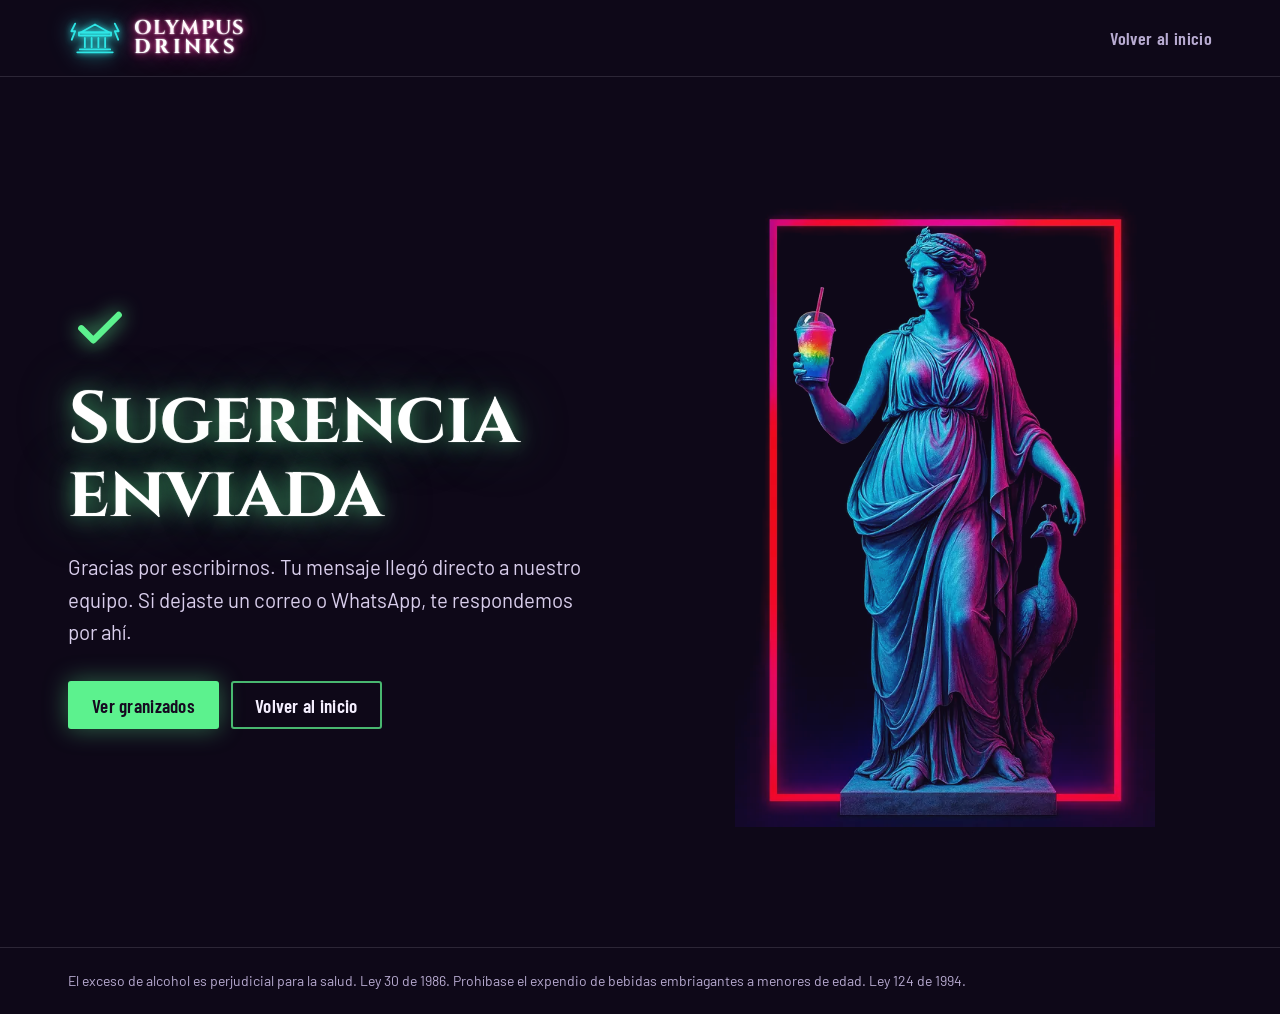
<file: gracias.html>
<!doctype html>
<html lang="es-CO">
<head>
  <meta charset="utf-8">
  <meta name="viewport" content="width=device-width, initial-scale=1">
  <title>Sugerencia enviada | Olympus Drinks Bar</title>
  <meta name="robots" content="noindex">
  <meta name="theme-color" content="#0E0818">
  <link rel="icon" href="assets/img/favicon.svg" type="image/svg+xml">
  <link rel="stylesheet" href="css/styles.css">
</head>
<body class="page">
  <header class="page__header">
    <div class="wrap header__inner">
      <a class="logo" href="index.html" aria-label="Olympus Drinks Bar, ir al inicio">
        <svg class="logo__icon" viewBox="0 0 64 44" aria-hidden="true"><g fill="none" stroke="currentColor" stroke-width="2.2" stroke-linejoin="round" stroke-linecap="round"><path d="M15 15.5 32 6l17 9.5Z"/><path d="M13 15.5h38v3.5H13z"/><path d="M20 22v11M28 22v11M36 22v11M44 22v11"/><path d="M14 35.5h36M11 39h42"/><path d="M8.5 5 4 14h4.5L4.5 24"/><path d="M55.5 5 60 14h-4.5l4 10"/></g></svg>
        <span class="logo__text" aria-hidden="true"><span>Olympus</span><span>Drinks</span></span>
      </a>
      <a class="page__back" href="index.html">Volver al inicio</a>
    </div>
  </header>

  <main class="page__main">
    <div class="wrap page__center" style="--c:#5CF28E">
      <div>
        <svg class="page__icon" viewBox="0 0 24 24" aria-hidden="true"><path d="m5 12.5 4.5 4.5L19 7.5" fill="none" stroke="currentColor" stroke-width="2.4" stroke-linecap="round" stroke-linejoin="round"/></svg>
        <h1 class="display">Sugerencia enviada</h1>
        <p class="lede">Gracias por escribirnos. Tu mensaje llegó directo a nuestro equipo. Si dejaste un correo o WhatsApp, te respondemos por ahí.</p>
        <div class="page__actions">
          <a class="btn btn--primary" href="index.html#granizados">Ver granizados</a>
          <a class="btn btn--ghost" href="index.html">Volver al inicio</a>
        </div>
      </div>
      <figure class="page__art">
        <img src="assets/img/dioses/hera-sm.webp" width="560" height="840" alt="Estatua de Hera sosteniendo un granizado de colores">
      </figure>
    </div>
  </main>

  <footer class="page__footer">
    <div class="wrap">El exceso de alcohol es perjudicial para la salud. Ley 30 de 1986. Prohíbase el expendio de bebidas embriagantes a menores de edad. Ley 124 de 1994.</div>
  </footer>
</body>
</html>
</file>
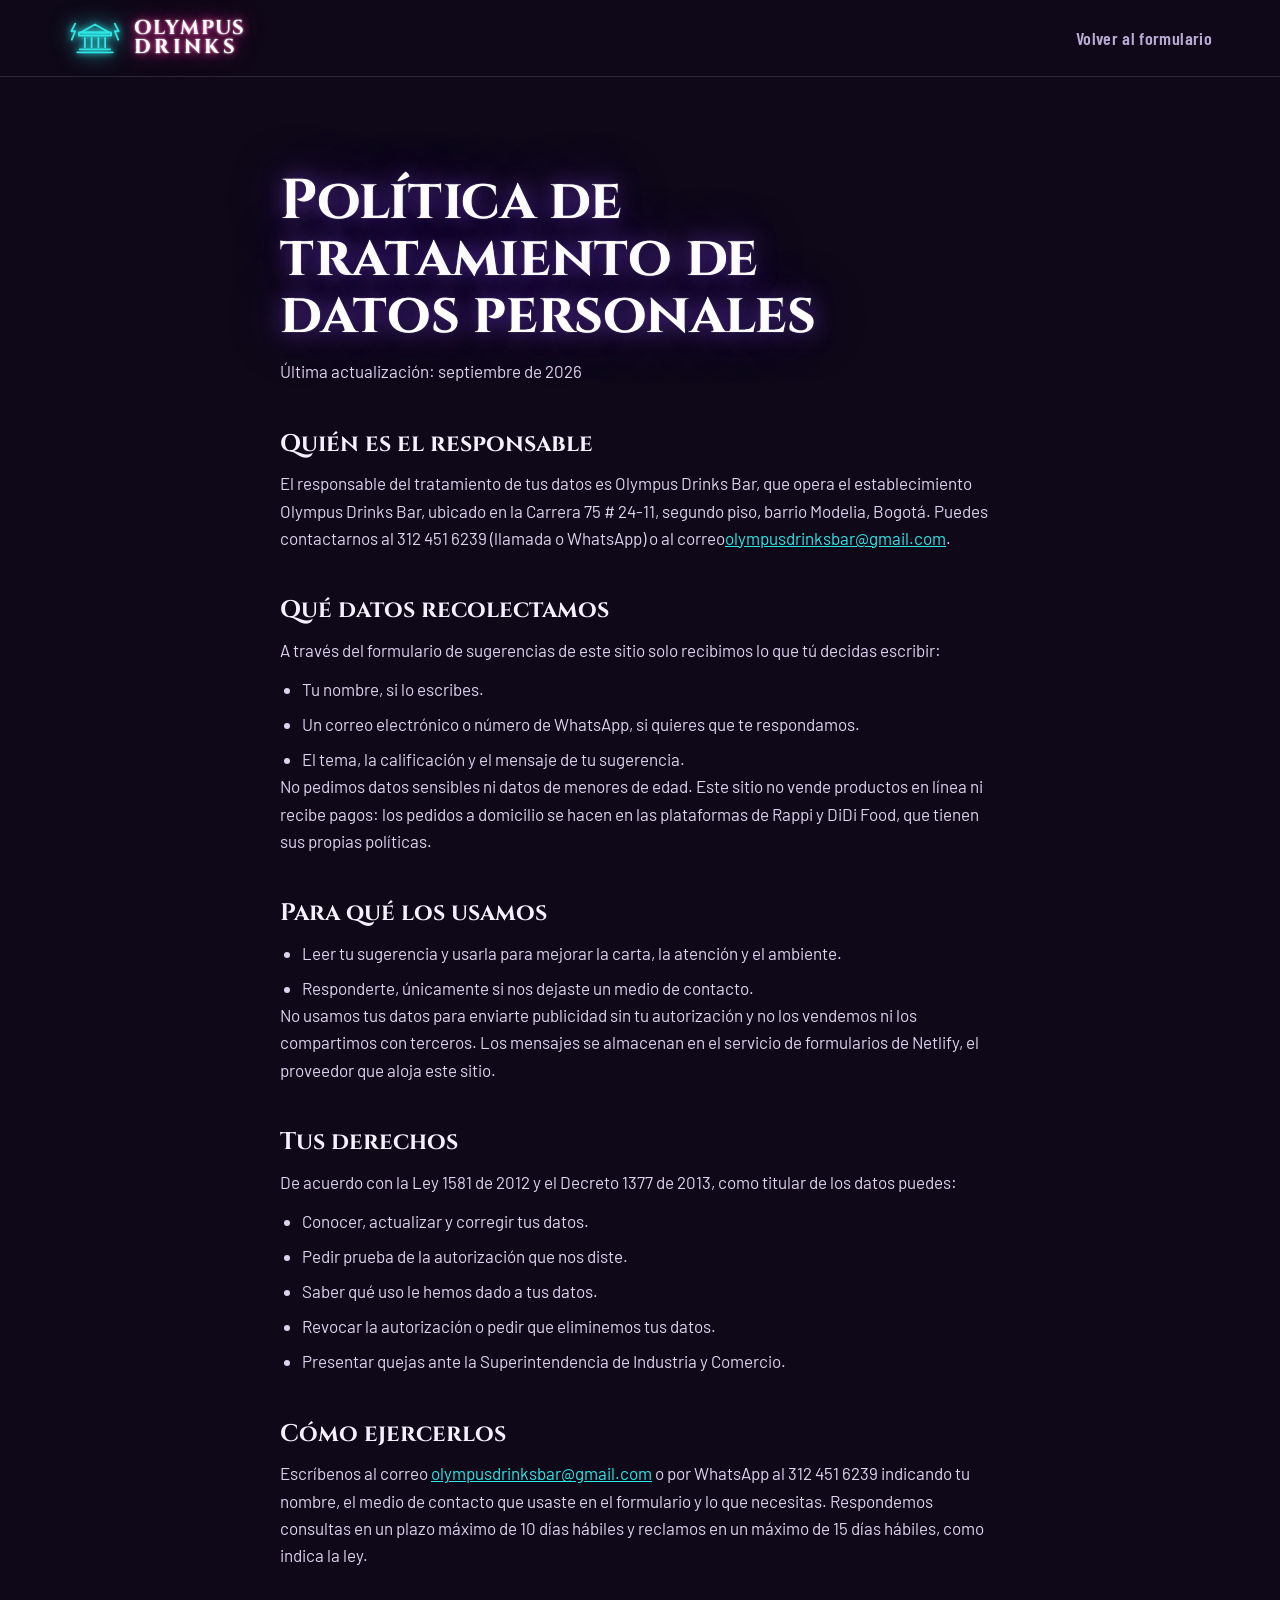
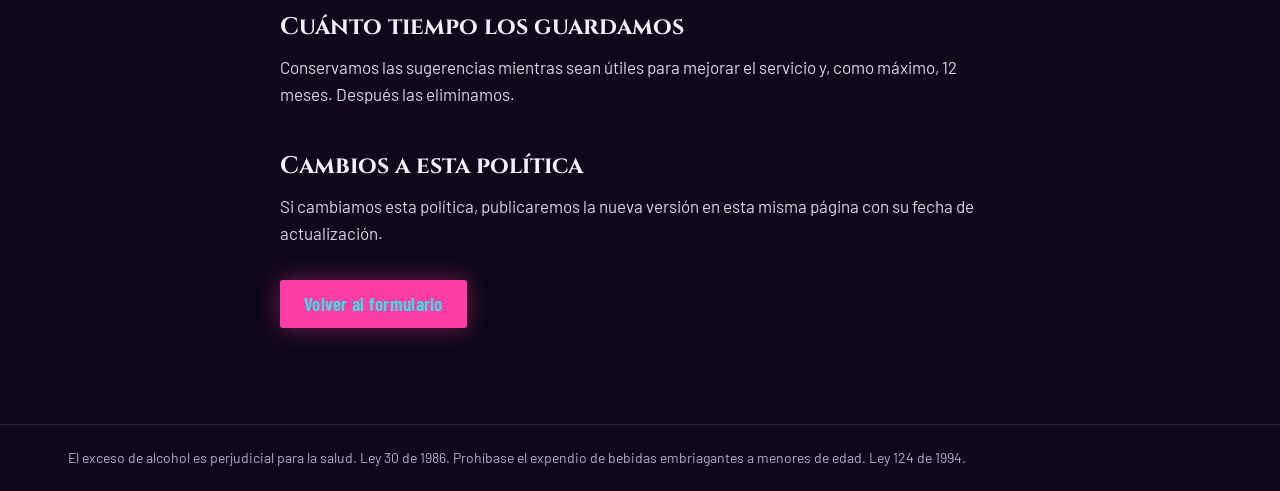
<file: privacidad.html>
<!doctype html>
<html lang="es-CO">
<head>
  <meta charset="utf-8">
  <meta name="viewport" content="width=device-width, initial-scale=1">
  <title>Política de tratamiento de datos | Olympus Drinks Bar</title>
  <meta name="description" content="Cómo Olympus Drinks Bar recolecta y usa los datos que envías por el formulario de sugerencias.">
  <meta name="theme-color" content="#0E0818">
  <link rel="canonical" href="https://olympus-drinks-bar.netlify.app/privacidad.html">
  <link rel="icon" href="assets/img/favicon.svg" type="image/svg+xml">
  <link rel="stylesheet" href="css/styles.css">
</head>
<body class="page">
  <header class="page__header">
    <div class="wrap header__inner">
      <a class="logo" href="index.html" aria-label="Olympus Drinks Bar, ir al inicio">
        <svg class="logo__icon" viewBox="0 0 64 44" aria-hidden="true"><g fill="none" stroke="currentColor" stroke-width="2.2" stroke-linejoin="round" stroke-linecap="round"><path d="M15 15.5 32 6l17 9.5Z"/><path d="M13 15.5h38v3.5H13z"/><path d="M20 22v11M28 22v11M36 22v11M44 22v11"/><path d="M14 35.5h36M11 39h42"/><path d="M8.5 5 4 14h4.5L4.5 24"/><path d="M55.5 5 60 14h-4.5l4 10"/></g></svg>
        <span class="logo__text" aria-hidden="true"><span>Olympus</span><span>Drinks</span></span>
      </a>
      <a class="page__back" href="index.html#sugerencias">Volver al formulario</a>
    </div>
  </header>

  <!--
    PLANTILLA BASE. Antes de publicar:
    1. Completa los datos marcados entre [corchetes] (razón social, NIT, correo).
    2. Haz que un abogado o contador la revise. Este texto no reemplaza asesoría legal.
  -->
  <main class="wrap">
    <article class="legal">
      <h1 class="display">Política de tratamiento de datos personales</h1>
      <p class="legal__updated">Última actualización: septiembre de 2026</p>

      <h2>Quién es el responsable</h2>
      <p>El responsable del tratamiento de tus datos es Olympus Drinks Bar,  que opera el establecimiento Olympus Drinks Bar, ubicado en la Carrera 75 # 24-11, segundo piso, barrio Modelia, Bogotá. Puedes contactarnos al 312 451 6239 (llamada o WhatsApp) o al correo<a href="mailto:olympusdrinksbar@gmail.com">olympusdrinksbar@gmail.com</a>.</p>

      <h2>Qué datos recolectamos</h2>
      <p>A través del formulario de sugerencias de este sitio solo recibimos lo que tú decidas escribir:</p>
      <ul>
        <li>Tu nombre, si lo escribes.</li>
        <li>Un correo electrónico o número de WhatsApp, si quieres que te respondamos.</li>
        <li>El tema, la calificación y el mensaje de tu sugerencia.</li>
      </ul>
      <p>No pedimos datos sensibles ni datos de menores de edad. Este sitio no vende productos en línea ni recibe pagos: los pedidos a domicilio se hacen en las plataformas de Rappi y DiDi Food, que tienen sus propias políticas.</p>

      <h2>Para qué los usamos</h2>
      <ul>
        <li>Leer tu sugerencia y usarla para mejorar la carta, la atención y el ambiente.</li>
        <li>Responderte, únicamente si nos dejaste un medio de contacto.</li>
      </ul>
      <p>No usamos tus datos para enviarte publicidad sin tu autorización y no los vendemos ni los compartimos con terceros. Los mensajes se almacenan en el servicio de formularios de Netlify, el proveedor que aloja este sitio.</p>

      <h2>Tus derechos</h2>
      <p>De acuerdo con la Ley 1581 de 2012 y el Decreto 1377 de 2013, como titular de los datos puedes:</p>
      <ul>
        <li>Conocer, actualizar y corregir tus datos.</li>
        <li>Pedir prueba de la autorización que nos diste.</li>
        <li>Saber qué uso le hemos dado a tus datos.</li>
        <li>Revocar la autorización o pedir que eliminemos tus datos.</li>
        <li>Presentar quejas ante la Superintendencia de Industria y Comercio.</li>
      </ul>

      <h2>Cómo ejercerlos</h2>
      <p>Escríbenos al correo <a href="mailto:olympusdrinksbar@gmail.com">olympusdrinksbar@gmail.com</a> o por WhatsApp al 312 451 6239 indicando tu nombre, el medio de contacto que usaste en el formulario y lo que necesitas. Respondemos consultas en un plazo máximo de 10 días hábiles y reclamos en un máximo de 15 días hábiles, como indica la ley.</p>

      <h2>Cuánto tiempo los guardamos</h2>
      <p>Conservamos las sugerencias mientras sean útiles para mejorar el servicio y, como máximo, 12 meses. Después las eliminamos.</p>

      <h2>Cambios a esta política</h2>
      <p>Si cambiamos esta política, publicaremos la nueva versión en esta misma página con su fecha de actualización.</p>

      <div class="page__actions">
        <a class="btn btn--primary" href="index.html#sugerencias">Volver al formulario</a>
      </div>
    </article>
  </main>

  <footer class="page__footer">
    <div class="wrap">El exceso de alcohol es perjudicial para la salud. Ley 30 de 1986. Prohíbase el expendio de bebidas embriagantes a menores de edad. Ley 124 de 1994.</div>
  </footer>
</body>
</html>
</file>
<file: css/styles.css>
/* =====================================================================
   OLYMPUS DRINKS BAR · Estilos
   1. Fuentes y variables   2. Base   3. Botones   4. Topbar y header
   5. Hero   6. Secciones   7. Granizados   8. Peceras   9. Cocteles
   10. Micheladas   11. Bar   12. Contacto   13. Formulario   14. Footer
   15. Responsive y movimiento reducido
   ===================================================================== */

/* ---------- 1. Fuentes y variables ---------- */
@font-face { font-family: "Cinzel"; src: url("../assets/fonts/cinzel-vf.woff2") format("woff2"); font-weight: 400 900; font-display: swap; }
@font-face { font-family: "Barlow"; src: url("../assets/fonts/barlow-regular.woff2") format("woff2"); font-weight: 400; font-display: swap; }
@font-face { font-family: "Barlow"; src: url("../assets/fonts/barlow-medium.woff2") format("woff2"); font-weight: 500; font-display: swap; }
@font-face { font-family: "Barlow"; src: url("../assets/fonts/barlow-semibold.woff2") format("woff2"); font-weight: 600; font-display: swap; }
@font-face { font-family: "Barlow Condensed"; src: url("../assets/fonts/barlowcondensed-semibold.woff2") format("woff2"); font-weight: 600; font-display: swap; }
@font-face { font-family: "Barlow Condensed"; src: url("../assets/fonts/barlowcondensed-bold.woff2") format("woff2"); font-weight: 700; font-display: swap; }

@property --hero-accent { syntax: "<color>"; inherits: true; initial-value: #FF2E63; }

:root {
  /* Paleta */
  --noche: #0E0818;        /* fondo principal, violeta casi negro de las imágenes */
  --noche-2: #140C22;      /* bandas alternas */
  --noche-3: #1D1230;      /* campos y superficies */
  --marmol: #F5EFFF;       /* texto principal */
  --niebla: #B8ABD1;       /* texto secundario */
  --linea: rgba(245, 239, 255, .13);
  --magenta: #FF3DA8;
  --violeta: #9152FF;
  --cian: #2EE6E6;
  --oro: #F2B53A;
  --lima: #9BE33B;
  --arcoiris: linear-gradient(90deg, #FF3D7F 0%, #FFB23D 22%, #F9F871 40%, #4DF08A 58%, #3DB8FF 78%, #9D5CFF 100%);

  /* Tipografía */
  --f-display: "Cinzel", "Trajan Pro", "Times New Roman", serif;
  --f-body: "Barlow", "Segoe UI", system-ui, sans-serif;
  --f-cond: "Barlow Condensed", "Arial Narrow", "Barlow", sans-serif;

  /* Medidas */
  --wrap: 1240px;
  --gutter: clamp(20px, 4vw, 48px);
  --topbar-h: 40px;
  --header-h: 76px;
  --section-y: clamp(88px, 11vw, 150px);
}

/* ---------- 2. Base ---------- */
*, *::before, *::after { box-sizing: border-box; }
html { scroll-behavior: smooth; scroll-padding-top: calc(var(--header-h) + 12px); -webkit-text-size-adjust: 100%; }
body {
  margin: 0;
  background: var(--noche);
  color: var(--marmol);
  font: 400 1.0625rem/1.6 var(--f-body);
  -webkit-font-smoothing: antialiased;
  text-rendering: optimizeLegibility;
  overflow-x: hidden;
}
img, svg { display: block; max-width: 100%; }
a { color: inherit; }
button, input, select, textarea { font: inherit; color: inherit; }
h1, h2, h3, p, ul, dl, dd, figure { margin: 0; }
ul { padding: 0; list-style: none; }
::selection { background: var(--magenta); color: var(--noche); }
:focus-visible { outline: 2px solid var(--cian); outline-offset: 3px; }

.wrap { width: 100%; max-width: var(--wrap); margin-inline: auto; padding-inline: var(--gutter); }
.sr-only { position: absolute !important; width: 1px; height: 1px; padding: 0; margin: -1px; overflow: hidden; clip: rect(0 0 0 0); white-space: nowrap; border: 0; }
.skip { position: absolute; left: 12px; top: -60px; z-index: 100; padding: 10px 16px; background: var(--cian); color: var(--noche); font-weight: 600; text-decoration: none; }
.skip:focus { top: 12px; }
.noscript { position: fixed; inset: auto 0 0; padding: 14px; background: var(--magenta); color: var(--noche); text-align: center; font-weight: 600; z-index: 99; }

/* ---------- 3. Botones ---------- */
.btn {
  --btn: var(--magenta);
  display: inline-flex; align-items: center; justify-content: center; gap: 10px;
  min-height: 48px; padding: 0 22px;
  font: 600 1.1875rem/1 var(--f-cond); letter-spacing: .015em;
  border: 2px solid transparent; border-radius: 3px;
  text-decoration: none; white-space: nowrap; cursor: pointer;
  transition: background-color .2s, color .2s, border-color .2s, box-shadow .25s;
}
.btn svg { width: 20px; height: 20px; flex: none; }
.btn--primary {
  background: var(--btn); color: #160A20;
  box-shadow: 0 0 24px color-mix(in oklab, var(--btn) 40%, transparent);
}
.btn--primary:hover { background: color-mix(in oklab, var(--btn) 82%, #fff); box-shadow: 0 0 34px color-mix(in oklab, var(--btn) 70%, transparent); }
.btn--ghost { border-color: color-mix(in oklab, var(--btn) 75%, transparent); color: var(--marmol); background: transparent; }
.btn--ghost:hover { border-color: var(--btn); box-shadow: 0 0 18px color-mix(in oklab, var(--btn) 45%, transparent), inset 0 0 14px color-mix(in oklab, var(--btn) 22%, transparent); }
.btn--text { padding-inline: 6px; color: var(--marmol); text-decoration: underline; text-decoration-color: color-mix(in oklab, var(--lima) 70%, transparent); text-underline-offset: 6px; text-decoration-thickness: 2px; }
.btn--text svg { color: var(--lima); }
.btn--text:hover { text-decoration-color: var(--lima); }
.btn--lg { min-height: 56px; padding-inline: 32px; font-size: 1.3125rem; }
.btn.is-soon, .btn[aria-disabled="true"] { opacity: .5; cursor: not-allowed; box-shadow: none; }
.btn.is-soon:hover { background: var(--btn); }
.btn--ghost.is-soon:hover { border-color: color-mix(in oklab, var(--btn) 75%, transparent); box-shadow: none; }

/* ---------- 4. Topbar y header ---------- */
.topbar { background: #07040D; border-bottom: 1px solid var(--linea); font-size: .9375rem; }
.topbar__inner { min-height: var(--topbar-h); display: flex; align-items: center; justify-content: space-between; gap: 16px; }
.topbar__order { display: flex; align-items: center; gap: 10px; }
.topbar__label { color: var(--niebla); }
.order-link {
  white-space: nowrap;
  font: 600 1rem/1 var(--f-cond); letter-spacing: .02em; text-decoration: none;
  padding: 5px 10px; border: 1px solid var(--linea); border-radius: 3px;
  transition: border-color .2s, box-shadow .2s;
}
.order-link:hover { border-color: var(--magenta); box-shadow: 0 0 12px color-mix(in oklab, var(--magenta) 40%, transparent); }
.order-link.is-soon { color: var(--niebla); cursor: default; }
.order-link.is-soon:hover { border-color: var(--linea); box-shadow: none; }
.topbar__status, .hours__status { display: flex; align-items: center; gap: 8px; color: var(--niebla); }
.status-dot { width: 8px; height: 8px; border-radius: 50%; background: var(--niebla); flex: none; }
[data-open="true"] .status-dot { background: #5CF28E; box-shadow: 0 0 8px #5CF28E, 0 0 16px #5CF28E; }
[data-open="true"] [data-status-text] { color: var(--marmol); }

.header {
  position: sticky; top: 0; z-index: 50;
  background: color-mix(in oklab, var(--noche) 92%, transparent);
  border-bottom: 1px solid transparent;
  transition: border-color .3s, background-color .3s;
}
.header.is-scrolled { background: color-mix(in oklab, var(--noche) 82%, transparent); backdrop-filter: blur(14px) saturate(140%); -webkit-backdrop-filter: blur(14px) saturate(140%); border-bottom-color: var(--linea); }
.header__inner { height: var(--header-h); display: flex; align-items: center; gap: 32px; }

.logo { display: inline-flex; align-items: center; gap: 12px; text-decoration: none; flex: none; }
.logo__icon {
  width: 54px; height: 38px; color: var(--cian);
  filter: drop-shadow(0 0 3px var(--cian)) drop-shadow(0 0 10px color-mix(in oklab, var(--cian) 60%, transparent));
}
.logo__text {
  display: flex; flex-direction: column;
  font: 700 1.25rem/.94 var(--f-display); letter-spacing: .07em; text-transform: uppercase;
  color: #fff;
  text-shadow: 0 0 2px #fff, 0 0 8px var(--magenta), 0 0 22px color-mix(in oklab, var(--magenta) 70%, transparent);
}
.logo__text span:last-child { letter-spacing: .165em; }
.header .logo__text, .header .logo__icon { animation: neon-on 1.8s steps(1, end) 1 both; }
.header .logo__icon { animation-delay: .15s; }
@keyframes neon-on {
  0% { opacity: .15; } 12% { opacity: 1; } 16% { opacity: .3; } 22% { opacity: 1; }
  48% { opacity: 1; } 52% { opacity: .45; } 56%, 100% { opacity: 1; }
}

.nav { margin-left: auto; display: flex; align-items: center; gap: 28px; }
.nav__list { display: flex; align-items: center; gap: 6px; }
.nav__link {
  display: inline-block; padding: 10px 12px;
  font: 600 1.1875rem/1 var(--f-cond); letter-spacing: .02em; text-decoration: none; color: var(--marmol);
  position: relative;
}
.nav__link::after {
  content: ""; position: absolute; left: 12px; right: 12px; bottom: 4px; height: 2px;
  background: var(--magenta); box-shadow: 0 0 8px var(--magenta);
  transform: scaleX(0); transform-origin: left; transition: transform .25s;
}
.nav__link:hover::after, .nav__link[aria-current="true"]::after { transform: scaleX(1); }
.nav__item--sub { position: relative; }
.nav__subhead { display: flex; align-items: center; }
.nav__subtoggle { background: none; border: 0; padding: 8px 4px; margin-left: -8px; cursor: pointer; color: var(--niebla); }
.nav__subtoggle svg { width: 18px; height: 18px; transition: transform .2s; }
.nav__subtoggle[aria-expanded="true"] svg { transform: rotate(180deg); }
.nav__sub {
  position: absolute; top: calc(100% + 8px); left: 0; min-width: 260px;
  padding: 10px; background: #150C24; border: 1px solid var(--linea); border-radius: 4px;
  box-shadow: 0 24px 60px rgba(0, 0, 0, .55);
  opacity: 0; visibility: hidden; transform: translateY(-6px);
  transition: opacity .18s, transform .18s, visibility 0s .18s;
}
.nav__item--sub.is-open .nav__sub { opacity: 1; visibility: visible; transform: none; transition: opacity .18s, transform .18s; }
.nav__sub a { display: flex; align-items: center; gap: 12px; padding: 10px 12px; text-decoration: none; font-weight: 500; border-radius: 3px; }
.nav__sub a:hover { background: rgba(255, 255, 255, .06); }
.nav__sub-dot { width: 8px; height: 8px; border-radius: 50%; background: var(--c); box-shadow: 0 0 8px var(--c); }
.nav__orders { display: flex; gap: 10px; }
.nav__orders .btn { min-height: 42px; padding-inline: 16px; font-size: 1.0625rem; }
.nav__orders .btn--ghost { --btn: var(--cian); }

.burger { display: none; margin-left: auto; width: 46px; height: 46px; background: none; border: 1px solid var(--linea); border-radius: 3px; cursor: pointer; }
.burger__lines, .burger__lines::before, .burger__lines::after { display: block; width: 20px; height: 2px; background: var(--marmol); margin-inline: auto; position: relative; transition: transform .25s, background-color .25s; }
.burger__lines::before, .burger__lines::after { content: ""; position: absolute; left: 0; }
.burger__lines::before { top: -6px; }
.burger__lines::after { top: 6px; }
.burger[aria-expanded="true"] .burger__lines { background: transparent; }
.burger[aria-expanded="true"] .burger__lines::before { transform: translateY(6px) rotate(45deg); }
.burger[aria-expanded="true"] .burger__lines::after { transform: translateY(-6px) rotate(-45deg); }

/* ---------- 5. Hero (carrusel de dioses) ---------- */
.hero {
  --dur: 7s;
  position: relative; isolation: isolate; overflow: hidden;
  height: clamp(640px, calc(100svh - var(--header-h) - var(--topbar-h)), 880px);
  background: var(--noche);
  transition: --hero-accent 1.1s ease;
}
.hero::before {
  content: ""; position: absolute; inset: 0; z-index: -1;
  background:
    radial-gradient(38% 55% at 70% 48%, color-mix(in oklab, var(--hero-accent) 30%, transparent), transparent 72%),
    radial-gradient(30% 40% at 12% 90%, color-mix(in oklab, var(--hero-accent) 12%, transparent), transparent 70%);
}
.hero__floor {
  position: absolute; left: -10%; right: -10%; bottom: 0; height: 34%; z-index: -1;
  background-image:
    linear-gradient(color-mix(in oklab, var(--hero-accent) 32%, transparent) 1px, transparent 1px),
    linear-gradient(90deg, color-mix(in oklab, var(--hero-accent) 32%, transparent) 1px, transparent 1px);
  background-size: 64px 40px;
  transform: perspective(420px) rotateX(62deg); transform-origin: bottom;
  mask-image: linear-gradient(to top, rgba(0,0,0,.7), transparent 85%);
  -webkit-mask-image: linear-gradient(to top, rgba(0,0,0,.7), transparent 85%);
}
.hero__slides { position: absolute; inset: 0; touch-action: pan-y; }
.slide {
  position: absolute; inset: 0;
  display: grid; grid-template-columns: minmax(0, 1.05fr) minmax(0, 1fr); align-items: center;
  max-width: var(--wrap); margin-inline: auto; padding: 0 var(--gutter) 84px;
  visibility: hidden; transition: visibility 0s .9s;
}
.slide.is-active { visibility: visible; transition: visibility 0s; }

.slide__media { grid-column: 2; grid-row: 1; align-self: stretch; position: relative; display: flex; justify-content: center; align-items: flex-end; min-height: 0; }
.slide__media img {
  height: 100%; width: auto; max-width: 100%; object-fit: contain; object-position: bottom center;
  mix-blend-mode: lighten;
  -webkit-mask-image: linear-gradient(to bottom, #000 78%, transparent 99%);
  mask-image: linear-gradient(to bottom, #000 78%, transparent 99%);
  opacity: 0; transform: scale(1.06) translateY(10px); transform-origin: 50% 80%;
  transition: opacity .9s ease, transform 8s cubic-bezier(.2, .6, .2, 1);
}
.slide.is-active .slide__media img { opacity: 1; transform: none; }

.slide__watermark {
  grid-column: 2; grid-row: 1; justify-self: end; align-self: center;
  margin-right: calc(var(--gutter) * -1 + 8px);
  writing-mode: vertical-rl; transform: rotate(180deg);
  font: 800 clamp(64px, 11vh, 118px)/.85 var(--f-display); letter-spacing: .04em; white-space: nowrap;
  color: transparent; -webkit-text-stroke: 1.2px color-mix(in oklab, var(--accent) 70%, transparent);
  opacity: 0; transition: opacity 1s ease .2s; pointer-events: none; user-select: none;
}
.slide.is-active .slide__watermark { opacity: .55; }

.slide__copy { grid-column: 1; grid-row: 1; position: relative; z-index: 2; padding-right: clamp(0px, 3vw, 40px); }
.slide__copy > * { opacity: 0; transform: translateY(18px); transition: opacity .6s ease, transform .7s cubic-bezier(.2, .7, .2, 1); }
.slide.is-active .slide__copy > * { opacity: 1; transform: none; }
.slide.is-active .slide__copy > :nth-child(1) { transition-delay: .18s; }
.slide.is-active .slide__copy > :nth-child(2) { transition-delay: .3s; }
.slide.is-active .slide__copy > :nth-child(3) { transition-delay: .42s; }
.slide__title {
  font: 700 clamp(2.5rem, 1.3rem + 3.6vw, 4.625rem)/1.03 var(--f-display);
  letter-spacing: -.005em; max-width: 13.5em; text-wrap: balance;
  text-shadow: 0 0 34px color-mix(in oklab, var(--accent) 45%, transparent);
}
.slide__text { margin-top: 22px; max-width: 42ch; font-size: clamp(1.0625rem, 1rem + .3vw, 1.25rem); color: #D9CEEC; }
.slide__actions { margin-top: 34px; display: flex; flex-wrap: wrap; gap: 12px; }
.slide .btn { --btn: var(--accent); }

.hero__controls { position: absolute; left: 0; right: 0; bottom: 18px; z-index: 5; display: flex; align-items: center; gap: 6px; }
.hero__tabs { display: flex; gap: 2px; margin-inline: 6px; }
.hero__tabs button {
  position: relative; background: none; border: 0; cursor: pointer;
  padding: 12px 10px 14px; font: 600 1.0625rem/1 var(--f-cond); letter-spacing: .03em; color: var(--niebla);
  transition: color .2s;
}
.hero__tabs button:hover, .hero__tabs button[aria-selected="true"] { color: #fff; }
.hero__progress { position: absolute; left: 10px; right: 10px; bottom: 4px; height: 2px; background: rgba(255, 255, 255, .16); overflow: hidden; }
.hero__progress i { position: absolute; inset: 0; background: var(--accent); box-shadow: 0 0 10px var(--accent); transform: scaleX(0); transform-origin: left; }
.hero__tabs button[aria-selected="true"] .hero__progress i { animation: hero-progress var(--dur) linear forwards; }
.hero.is-paused .hero__progress i { animation-play-state: paused; }
.hero.is-stopped .hero__tabs button[aria-selected="true"] .hero__progress i { animation: none; transform: scaleX(1); }
@keyframes hero-progress { to { transform: scaleX(1); } }
.hero__btn { width: 42px; height: 42px; display: grid; place-items: center; background: rgba(14, 8, 24, .5); border: 1px solid var(--linea); border-radius: 50%; cursor: pointer; color: var(--marmol); transition: border-color .2s; }
.hero__btn:hover { border-color: var(--marmol); }
.hero__btn svg { width: 18px; height: 18px; }
.hero__btn--pause { margin-left: 4px; }

/* ---------- 6. Secciones ---------- */
.section { padding-block: var(--section-y); position: relative; }
.section:nth-of-type(even) { background: var(--noche-2); }
.section-head { max-width: 640px; }
.section-head--center { margin-inline: auto; text-align: center; }
.display {
  --sc: var(--magenta);
  font: 700 clamp(2.5rem, 1.5rem + 3.8vw, 5rem)/1.02 var(--f-display); letter-spacing: -.005em;
  color: #fff; text-wrap: balance;
  text-shadow: 0 0 1px rgba(255, 255, 255, .7), 0 0 22px color-mix(in oklab, var(--sc) 60%, transparent), 0 0 60px color-mix(in oklab, var(--sc) 35%, transparent);
}
.display--sm { font-size: clamp(2rem, 1.3rem + 2.6vw, 3.5rem); }
.lede { margin-top: 20px; font-size: clamp(1.0625rem, 1rem + .35vw, 1.3125rem); color: var(--niebla); max-width: 54ch; }
.section-head--center .lede { margin-inline: auto; }
.tube { display: block; width: 180px; height: 5px; margin: 22px auto 0; border-radius: 5px; background: var(--arcoiris); box-shadow: 0 0 14px rgba(255, 120, 200, .55), 0 0 30px rgba(120, 160, 255, .35); }
.note { margin-top: 14px; font-size: .9375rem; color: var(--niebla); }
.frame { --c: var(--violeta); border: 2px solid var(--c); box-shadow: 0 0 16px color-mix(in oklab, var(--c) 55%, transparent), inset 0 0 16px color-mix(in oklab, var(--c) 30%, transparent); }

.step__title { display: flex; align-items: center; gap: 14px; font: 600 1.5rem/1.2 var(--f-cond); letter-spacing: .01em; padding: 0; margin-bottom: 18px; }
.step__n {
  width: 34px; height: 34px; flex: none; display: grid; place-items: center;
  font: 700 1.0625rem/1 var(--f-display); color: var(--cian);
  border: 1.5px solid var(--cian); border-radius: 2px;
  box-shadow: 0 0 10px color-mix(in oklab, var(--cian) 45%, transparent), inset 0 0 8px color-mix(in oklab, var(--cian) 25%, transparent);
}

.chips { display: flex; flex-wrap: wrap; gap: 8px; }
.chip {
  position: relative; display: inline-flex; align-items: center; min-height: 38px; padding: 0 16px;
  border: 1.5px solid var(--linea); border-radius: 40px; background: transparent; cursor: pointer;
  font: 600 1rem/1 var(--f-cond); letter-spacing: .02em; color: var(--niebla);
  transition: color .2s, border-color .2s, background-color .2s;
}
.chip:hover { color: var(--marmol); border-color: rgba(255, 255, 255, .35); }
.chip.is-on, .chip:has(input:checked) { color: var(--noche); background: var(--marmol); border-color: var(--marmol); }
.chip input { position: absolute; opacity: 0; inset: 0; margin: 0; cursor: pointer; }
.chip:has(input:focus-visible) { outline: 2px solid var(--cian); outline-offset: 3px; }

/* ---------- 7. Granizados ---------- */
.granizados .display { --sc: var(--magenta); }
.builder { margin-top: clamp(48px, 7vw, 88px); display: grid; grid-template-columns: minmax(0, 5fr) minmax(0, 7fr); gap: clamp(32px, 6vw, 96px); align-items: start; }
.builder__stage { position: sticky; top: calc(var(--header-h) + 32px); margin: 0; }
.cup { --glow: #FF3D6E; --s: .82; width: 100%; max-width: 440px; margin-inline: auto; height: auto; overflow: visible; position: relative; z-index: 1; }
.cup__vaso, .cup__pecera {
  transform-box: view-box; transform-origin: 150px 376px;
  transition: transform .65s cubic-bezier(.34, 1.4, .5, 1), opacity .35s ease;
  filter: drop-shadow(0 0 14px color-mix(in oklab, var(--glow) 55%, transparent));
}
.cup__vaso { transform: scale(var(--s)); }
.cup[data-forma="pecera"] .cup__vaso { opacity: 0; transform: scale(.35); }
.cup[data-forma="vaso"] .cup__pecera { opacity: 0; transform: scale(.35); }
.cup stop { transition: stop-color .6s ease; }
.cup__line { fill: none; stroke: #fff; stroke-width: 4; stroke-linejoin: round; stroke-linecap: round; }
.cup__line--soft { stroke-opacity: .55; stroke-width: 3; }
.cup__straw { fill: none; stroke: var(--magenta); stroke-width: 10; stroke-linecap: round; filter: drop-shadow(0 0 6px var(--magenta)); }
.cup__mark { color: rgba(255, 255, 255, .9); }
.cup__liquid { transform-box: fill-box; transform-origin: 50% 100%; }
.cup.is-pouring .cup__liquid { animation: pour .8s cubic-bezier(.2, .8, .2, 1); }
@keyframes pour { from { transform: scaleY(.08); } }
.cup__halo { position: absolute; left: 12%; right: 12%; bottom: 0; height: 26%; border-radius: 50%; background: radial-gradient(closest-side, color-mix(in oklab, var(--glow, #FF3D6E) 55%, transparent), transparent); filter: blur(24px); opacity: .8; transition: background .6s; }

.builder__steps { display: grid; gap: 44px; }
.step { border: 0; margin: 0; padding: 0; min-width: 0; }

.sizes { display: grid; grid-template-columns: repeat(4, minmax(0, 1fr)); gap: 10px; }
.size { position: relative; }
.size input { position: absolute; opacity: 0; inset: 0; margin: 0; cursor: pointer; }
.size label {
  display: flex; flex-direction: column; align-items: center; justify-content: flex-end; gap: 6px;
  height: 100%; min-height: 150px; padding: 16px 8px 14px; cursor: pointer;
  border: 1.5px solid var(--linea); border-radius: 4px; background: rgba(255, 255, 255, .02);
  transition: border-color .2s, box-shadow .25s, background-color .2s;
}
.size svg { width: 44px; color: var(--niebla); transition: color .2s; }
.size__name { font: 600 1.375rem/1 var(--f-cond); }
.size__price { font: 500 1rem/1 var(--f-body); color: var(--niebla); font-variant-numeric: tabular-nums; }
.size label:hover { border-color: rgba(255, 255, 255, .35); }
.size input:checked + label { border-color: var(--magenta); background: color-mix(in oklab, var(--magenta) 9%, transparent); box-shadow: 0 0 18px color-mix(in oklab, var(--magenta) 35%, transparent), inset 0 0 12px color-mix(in oklab, var(--magenta) 18%, transparent); }
.size input:checked + label svg { color: #fff; filter: drop-shadow(0 0 6px var(--magenta)); }
.size input:checked + label .size__price { color: var(--marmol); }
.size input:focus-visible + label { outline: 2px solid var(--cian); outline-offset: 3px; }

.flavors { margin-top: 16px; display: grid; grid-template-columns: repeat(auto-fill, minmax(190px, 1fr)); gap: 10px; }
.flavor { position: relative; }
.flavor[hidden] { display: none; }
.flavor input { position: absolute; opacity: 0; inset: 0; margin: 0; cursor: pointer; }
.flavor label {
  display: flex; align-items: center; gap: 14px; height: 100%; padding: 12px 14px; cursor: pointer;
  border: 1.5px solid var(--linea); border-radius: 4px; background: rgba(255, 255, 255, .02);
  transition: border-color .2s, box-shadow .25s, background-color .2s;
}
.flavor label:hover { border-color: rgba(255, 255, 255, .35); }
.flavor__drop {
  width: 46px; height: 46px; flex: none; border-radius: 50% 50% 46% 54% / 58% 58% 42% 42%;
  background:
    radial-gradient(circle at 34% 28%, rgba(255, 255, 255, .75) 0 9%, transparent 10%),
    linear-gradient(to top, var(--c0) 0%, var(--c1) 55%, var(--c2) 100%);
  box-shadow: 0 0 14px color-mix(in oklab, var(--c1) 50%, transparent);
}
.flavor__name { display: block; font: 600 1.375rem/1.05 var(--f-cond); }
.flavor__licor { display: block; margin-top: 3px; font-size: .9375rem; color: var(--niebla); }
.flavor__new { position: absolute; top: -9px; right: 10px; padding: 3px 8px; background: var(--lima); color: var(--noche); font: 700 .8125rem/1 var(--f-cond); letter-spacing: .03em; border-radius: 2px; }
.flavor input:checked + label { border-color: var(--c1); background: color-mix(in oklab, var(--c1) 10%, transparent); box-shadow: 0 0 18px color-mix(in oklab, var(--c1) 38%, transparent), inset 0 0 12px color-mix(in oklab, var(--c1) 16%, transparent); }
.flavor input:focus-visible + label { outline: 2px solid var(--cian); outline-offset: 3px; }
.flavors__empty { grid-column: 1 / -1; padding: 18px; border: 1.5px dashed var(--linea); color: var(--niebla); border-radius: 4px; }

.summary { display: flex; justify-content: space-between; align-items: baseline; gap: 20px; padding: 18px 0; border-block: 1px solid var(--linea); }
.summary__name { font-size: 1.1875rem; }
.summary__price { font: 700 clamp(1.75rem, 1.4rem + 1vw, 2.375rem)/1 var(--f-display); color: #fff; text-shadow: 0 0 18px color-mix(in oklab, var(--oro) 60%, transparent); font-variant-numeric: lining-nums tabular-nums; white-space: nowrap; }
.step__actions { margin-top: 20px; display: flex; flex-wrap: wrap; align-items: center; gap: 12px; }
.step__actions .btn--ghost { --btn: var(--cian); }

/* ---------- 8. Peceras ---------- */
.peceras .display { --sc: var(--cian); }
.peceras .section-head { max-width: none; display: grid; grid-template-columns: minmax(0, 6fr) minmax(0, 5fr); column-gap: clamp(32px, 6vw, 96px); align-items: end; }
.peceras .section-head .base-list { grid-column: 2; grid-row: 1 / span 2; }
.base-list { margin-top: 28px; display: grid; grid-template-columns: repeat(2, minmax(0, 1fr)); gap: 12px 24px; padding: 22px 24px; border: 1px solid var(--linea); border-radius: 4px; }
.base-list li { display: flex; align-items: center; gap: 12px; font-size: 1.0625rem; }
.base-list svg { width: 18px; height: 18px; color: var(--cian); flex: none; }
.peceras__list { margin-top: clamp(44px, 6vw, 72px); display: grid; grid-template-columns: repeat(3, minmax(0, 1fr)); gap: 24px; }
.pecera {
  --c: var(--cian);
  display: flex; flex-direction: column; padding: 28px 24px 26px; min-height: 100%;
  background: color-mix(in oklab, var(--c) 4%, transparent);
}
.pecera svg { width: 132px; height: auto; color: var(--c); filter: drop-shadow(0 0 8px color-mix(in oklab, var(--c) 70%, transparent)); }
.pecera__plus { margin-top: 26px; font-size: .9375rem; color: var(--niebla); }
.pecera__name { margin-top: 4px; font: 700 clamp(1.5rem, 1.1rem + .9vw, 1.875rem)/1.1 var(--f-display); text-wrap: balance; overflow-wrap: break-word; }
.pecera__price { margin-top: auto; padding-top: 26px; font: 700 2.5rem/1 var(--f-cond); font-variant-numeric: tabular-nums; color: #fff; text-shadow: 0 0 16px color-mix(in oklab, var(--c) 55%, transparent); }
.pecera__who { display: block; margin-top: 6px; font: 500 .9375rem/1.3 var(--f-body); color: var(--niebla); text-shadow: none; }

/* ---------- 9. Cocteles ---------- */
.cocteles .display { --sc: #FFA630; }
.cocteles__list { margin-top: clamp(48px, 7vw, 80px); display: grid; grid-template-columns: repeat(5, minmax(0, 1fr)); border-block: 1px solid var(--linea); }
.coctel { --c: var(--oro); padding: 40px 22px 36px; text-align: center; display: flex; flex-direction: column; align-items: center; }
.coctel + .coctel { border-left: 1px solid var(--linea); }
.coctel svg { width: 96px; height: 120px; color: var(--c); filter: drop-shadow(0 0 5px var(--c)) drop-shadow(0 0 16px color-mix(in oklab, var(--c) 60%, transparent)); }
.coctel__name { margin-top: 26px; font: 700 1.5rem/1.1 var(--f-display); text-wrap: balance; }
.coctel__ing { margin-top: 12px; font-size: .96875rem; line-height: 1.5; color: var(--niebla); max-width: 22ch; }
.coctel__price { margin-top: auto; padding-top: 22px; font: 700 1.875rem/1 var(--f-cond); font-variant-numeric: tabular-nums; color: var(--c); text-shadow: 0 0 14px color-mix(in oklab, var(--c) 50%, transparent); }

/* ---------- 10. Micheladas ---------- */
.micheladas .display { --sc: var(--lima); }
.micheladas__grid { display: grid; grid-template-columns: minmax(0, 5fr) minmax(0, 6fr); gap: clamp(40px, 6vw, 96px); align-items: center; }
.micheladas__art { margin: 0; position: relative; }
.micheladas__art img { width: 100%; height: auto; border: 2px solid var(--magenta); box-shadow: 0 0 22px color-mix(in oklab, var(--magenta) 45%, transparent), 0 30px 80px rgba(0, 0, 0, .5); }
.micheladas__copy .section-head { margin-bottom: 40px; }
.micheladas__copy .step__title { margin-top: 36px; }
.gods { display: grid; grid-template-columns: repeat(5, minmax(0, 1fr)); gap: 8px; }
.god { --c: var(--lima); display: flex; flex-direction: column; align-items: center; text-align: center; padding: 16px 4px 14px; border: 1px solid var(--linea); border-radius: 4px; }
.god svg { width: 42px; height: 42px; color: var(--c); filter: drop-shadow(0 0 6px color-mix(in oklab, var(--c) 80%, transparent)); }
.god__name { margin-top: 10px; font: 700 1.25rem/1 var(--f-cond); letter-spacing: .02em; color: var(--c); }
.god__fruit { margin-top: 4px; font-size: .9375rem; color: var(--marmol); }

.pricelist { display: grid; gap: 2px; }
.pricelist li { display: flex; align-items: baseline; gap: 10px; padding: 7px 0; font-size: 1.0625rem; }
.pricelist__dots { flex: 1; min-width: 20px; border-bottom: 2px dotted rgba(245, 239, 255, .22); transform: translateY(-5px); }
.pricelist__price { font: 600 1.25rem/1 var(--f-cond); font-variant-numeric: tabular-nums; }
.micheladas .pricelist { column-count: 2; column-gap: 40px; display: block; }
.micheladas .pricelist li { break-inside: avoid; }

/* ---------- 11. Cervezas, shots y bebidas ---------- */
.bar .display { --sc: var(--violeta); }
.bar__board { margin-top: 40px; display: grid; grid-template-columns: 1.3fr 1fr 1fr; gap: clamp(32px, 5vw, 72px); }
.bar__title { font: 700 1.375rem/1.2 var(--f-display); padding-bottom: 12px; margin-bottom: 8px; border-bottom: 2px solid var(--violeta); box-shadow: 0 8px 12px -10px var(--violeta); }

/* ---------- 12. Contacto ---------- */
.contacto .display { --sc: var(--violeta); }
.contacto .display, .sugerencias .display { font-size: clamp(2.5rem, 1.6rem + 2.8vw, 4.125rem); }
.contacto__grid { display: grid; grid-template-columns: minmax(0, 5fr) minmax(0, 7fr); gap: clamp(40px, 6vw, 88px); align-items: stretch; }
.contacto__address { margin-top: 32px; display: flex; gap: 14px; font-style: normal; font-size: 1.1875rem; line-height: 1.5; }
.contacto__address svg { width: 26px; height: 26px; color: var(--magenta); flex: none; margin-top: 2px; }
.hours { margin-top: 36px; }
.hours__title { font: 600 1.125rem/1.2 var(--f-cond); letter-spacing: .02em; color: var(--niebla); margin-bottom: 12px; }
.hours__status { margin-bottom: 14px; font-size: 1.0625rem; }
.hours__list { display: grid; grid-template-columns: auto 1fr; border-top: 1px solid var(--linea); }
.hours__list dt, .hours__list dd { padding: 10px 0; border-bottom: 1px solid var(--linea); }
.hours__list dd { text-align: right; font-variant-numeric: tabular-nums; }
.hours__list .is-closed { color: var(--niebla); }
.hours__list .is-today { color: var(--cian); font-weight: 600; }
.contacto__actions { margin-top: 32px; display: flex; flex-wrap: wrap; gap: 10px; }
.contacto__actions .btn { padding-inline: 16px; }
.contacto__actions .btn--ghost { --btn: var(--violeta); }
.socials { margin-top: 36px; }
.socials__list { display: flex; flex-wrap: wrap; gap: 8px 28px; }
.socials__list a { display: flex; flex-direction: column; text-decoration: none; font: 600 1.25rem/1.15 var(--f-cond); }
.socials__list a span { font: 400 .9375rem/1.4 var(--f-body); color: var(--niebla); }
.socials__list a:hover { color: var(--magenta); }
.contacto__map { position: relative; min-height: 460px; overflow: hidden; border-radius: 2px; background: var(--noche-3) url("data:image/svg+xml,%3Csvg xmlns='http://www.w3.org/2000/svg' viewBox='0 0 24 24'%3E%3Cpath d='M12 21s-6.5-5.8-6.5-11a6.5 6.5 0 0 1 13 0c0 5.2-6.5 11-6.5 11Z' fill='none' stroke='%239152FF' stroke-width='1.5'/%3E%3Ccircle cx='12' cy='10' r='2.3' fill='none' stroke='%239152FF' stroke-width='1.5'/%3E%3C/svg%3E") center / 56px no-repeat; }
.contacto__map iframe { position: absolute; inset: 0; width: 100%; height: 100%; border: 0; filter: invert(.92) hue-rotate(185deg) saturate(.9) brightness(.95) contrast(.92); }

/* ---------- 13. Formulario de sugerencias ---------- */
.sugerencias .display { --sc: #5CF28E; }
.sugerencias__grid { display: grid; grid-template-columns: minmax(0, 5fr) minmax(0, 7fr); gap: clamp(40px, 6vw, 88px); align-items: start; }
.sugerencias .section-head { position: sticky; top: calc(var(--header-h) + 32px); }
.form-wrap { position: relative; }
.form { display: grid; gap: 26px; }
.form__row { display: grid; grid-template-columns: 1fr 1fr; gap: 20px; }
.field { border: 0; margin: 0; padding: 0; min-width: 0; display: grid; gap: 8px; }
.field > label, .field > legend { font-weight: 600; font-size: 1rem; padding: 0; margin-bottom: 2px; }
.field legend { margin-bottom: 10px; }
.opt { font-weight: 400; color: var(--niebla); }
.field input[type="text"], .field textarea {
  width: 100%; padding: 13px 14px; background: var(--noche-3); color: var(--marmol);
  border: 1.5px solid rgba(245, 239, 255, .16); border-radius: 3px; font-size: 1.0625rem;
  transition: border-color .2s, box-shadow .2s;
}
.field textarea { resize: vertical; min-height: 140px; line-height: 1.5; }
.field input[type="text"]:hover, .field textarea:hover { border-color: rgba(245, 239, 255, .3); }
.field input[type="text"]:focus, .field textarea:focus { outline: none; border-color: var(--cian); box-shadow: 0 0 0 3px color-mix(in oklab, var(--cian) 22%, transparent); }
.field.has-error textarea, .field.has-error input { border-color: #FF5A6E; }
.field__meta { display: flex; justify-content: space-between; gap: 12px; font-size: .9375rem; }
.field__help { color: var(--niebla); font-variant-numeric: tabular-nums; margin-left: auto; }
.field__error { color: #FF8A98; font-size: .9375rem; }
.field__error:empty { display: none; }
.field--check { grid-template-columns: 22px 1fr; align-items: start; column-gap: 12px; }
.field--check input { width: 20px; height: 20px; margin: 2px 0 0; accent-color: var(--cian); }
.field--check label { font-weight: 400; font-size: .96875rem; color: #D9CEEC; }
.field--check label a { color: var(--cian); }
.field--check .field__error { grid-column: 2; }
.chips--radio .chip { color: var(--marmol); }
.rating { display: inline-flex; flex-direction: row-reverse; justify-content: flex-end; gap: 4px; }
.rating input { position: absolute; opacity: 0; width: 1px; height: 1px; }
.rating label { width: 44px; height: 44px; display: grid; place-items: center; cursor: pointer; color: rgba(245, 239, 255, .22); border-radius: 3px; transition: color .15s, filter .15s; }
.rating label svg { width: 30px; height: 30px; }
.rating label:hover, .rating label:hover ~ label, .rating input:checked ~ label { color: var(--oro); filter: drop-shadow(0 0 6px var(--oro)); }
.rating input:focus-visible + label { outline: 2px solid var(--cian); outline-offset: 2px; }
.rating__hint { display: block; margin-top: 4px; font-size: .9375rem; color: var(--niebla); }
.hp { position: absolute; left: -9999px; }
.form__footer { display: flex; flex-wrap: wrap; align-items: center; gap: 16px 24px; }
.form__footer .btn { --btn: #5CF28E; }
.form__status { font-size: 1rem; }
.form__status.is-error { color: #FF8A98; }
.btn[data-submit][aria-busy="true"] { opacity: .7; cursor: progress; }
.form-done { padding: clamp(32px, 5vw, 56px); text-align: left; border: 2px solid #5CF28E; box-shadow: 0 0 22px color-mix(in oklab, #5CF28E 40%, transparent), inset 0 0 18px color-mix(in oklab, #5CF28E 16%, transparent); }
.form-done:focus { outline: none; }
.form-done svg { width: 48px; height: 48px; color: #5CF28E; filter: drop-shadow(0 0 8px #5CF28E); }
.form-done h3 { margin-top: 18px; font: 700 2rem/1.1 var(--f-display); }
.form-done p { margin: 12px 0 26px; color: #D9CEEC; max-width: 46ch; }
.form-done .btn { --btn: #5CF28E; }

/* ---------- 14. Footer ---------- */
.footer { background: #07040D; border-top: 1px solid var(--linea); padding-top: clamp(64px, 8vw, 96px); }
.footer__grid { display: grid; grid-template-columns: 1.4fr 1fr 1fr 1fr; gap: 40px; }
.footer__brand p { margin-top: 18px; color: var(--niebla); max-width: 32ch; }
.footer__title { font: 600 1.125rem/1.2 var(--f-cond); letter-spacing: .02em; color: var(--niebla); margin-bottom: 14px; }
.footer__col li { padding: 4px 0; }
.footer__col a { text-decoration: none; }
.footer__col a:hover { color: var(--magenta); }
.footer__col a.is-soon { color: var(--niebla); cursor: default; }
.footer__legal { position: relative; margin-top: 64px; padding-block: 26px 34px; display: flex; flex-wrap: wrap; justify-content: space-between; gap: 12px 40px; font-size: .875rem; color: var(--niebla); }
.footer__legal::before { content: ""; position: absolute; top: 0; left: var(--gutter); right: var(--gutter); border-top: 1px solid var(--linea); }
.footer__warning { max-width: 70ch; color: #D9CEEC; }
.footer__copy a { color: var(--niebla); }

.wa-float {
  position: fixed; right: 20px; bottom: calc(20px + env(safe-area-inset-bottom)); z-index: 40;
  display: flex; align-items: center; gap: 10px; height: 56px; padding: 0 16px;
  background: #25D366; color: #06210F; border-radius: 30px; text-decoration: none;
  box-shadow: 0 10px 30px rgba(0, 0, 0, .45), 0 0 22px rgba(37, 211, 102, .35);
  font: 700 1.0625rem/1 var(--f-cond); letter-spacing: .02em;
  transition: transform .2s, box-shadow .2s;
}
.wa-float svg { width: 26px; height: 26px; }
.wa-float.is-hidden { opacity: 0; transform: translateY(16px) scale(.9); pointer-events: none; visibility: hidden; transition: opacity .25s, transform .25s, visibility 0s .25s; }
.wa-float { transition: opacity .25s, transform .25s, box-shadow .2s, visibility 0s; }
.wa-float:hover { transform: translateY(-2px); box-shadow: 0 14px 34px rgba(0, 0, 0, .5), 0 0 30px rgba(37, 211, 102, .55); }

/* ---------- 15. Responsive ---------- */
@media (max-width: 1100px) {
  .nav__orders .btn--ghost { display: none; }
  .cocteles__list { grid-template-columns: repeat(3, minmax(0, 1fr)); border-bottom: 0; }
  .coctel { border-bottom: 1px solid var(--linea); }
  .coctel:nth-child(3n + 1) { border-left: 0; }
  .peceras .section-head { grid-template-columns: 1fr; }
  .peceras .section-head .base-list { grid-column: 1; grid-row: auto; max-width: 640px; }
}

@media (max-width: 960px) {
  :root { --header-h: 66px; }
  .burger { display: block; }
  .nav {
    position: fixed; left: 0; right: 0; top: var(--header-h); bottom: 0; z-index: 49;
    flex-direction: column; align-items: stretch; justify-content: space-between; gap: 24px;
    padding: 24px var(--gutter) calc(28px + env(safe-area-inset-bottom));
    background: var(--noche); overflow-y: auto;
    opacity: 0; visibility: hidden; transform: translateY(-8px);
    transition: opacity .22s, transform .22s, visibility 0s .22s;
  }
  .nav.is-open { opacity: 1; visibility: visible; transform: none; transition: opacity .22s, transform .22s; }
  .header.menu-open { background: var(--noche); backdrop-filter: none; -webkit-backdrop-filter: none; }
  .nav__list { flex-direction: column; align-items: stretch; gap: 0; }
  .nav__list > li { border-bottom: 1px solid var(--linea); }
  .nav__link { padding: 18px 0; font: 700 1.75rem/1.1 var(--f-display); }
  .nav__link::after { display: none; }
  .nav__subhead { justify-content: space-between; }
  .nav__subtoggle { padding: 14px; margin: 0; }
  .nav__subtoggle svg { width: 24px; height: 24px; }
  .nav__sub { position: static; min-width: 0; padding: 0 0 14px; background: none; border: 0; box-shadow: none; opacity: 1; visibility: visible; transform: none; display: none; }
  .nav__item--sub.is-open .nav__sub { display: block; }
  .nav__sub a { padding: 12px 0; font-size: 1.125rem; }
  .nav__orders { flex-direction: column; }
  .nav__orders .btn { min-height: 52px; font-size: 1.25rem; }
  .nav__orders .btn--ghost { display: inline-flex; }
  body.nav-lock { overflow: hidden; }

  .builder { grid-template-columns: 1fr; }
  .builder__stage { position: relative; top: 0; max-width: 300px; margin-inline: auto; }
  .micheladas__grid, .contacto__grid, .sugerencias__grid { grid-template-columns: 1fr; }
  .micheladas__art { max-width: 520px; }
  .sugerencias .section-head { position: static; }
  .contacto__map { min-height: 360px; }
  .footer__grid { grid-template-columns: 1fr 1fr; }
  .footer__brand { grid-column: 1 / -1; }
}

@media (max-width: 900px) {
  .hero { height: clamp(600px, calc(100svh - var(--header-h) - var(--topbar-h)), 820px); }
  .slide { grid-template-columns: 1fr; grid-template-rows: 1fr auto; align-items: end; padding-bottom: 76px; }
  .slide__media { grid-column: 1; grid-row: 1 / -1; position: absolute; inset: 0 0 26% 0; }
  .slide__media img { height: 100%; }
  .slide::after { content: ""; position: absolute; inset: 35% 0 0; background: linear-gradient(to bottom, transparent, color-mix(in oklab, var(--noche) 88%, transparent) 45%, var(--noche) 80%); z-index: 1; pointer-events: none; }
  .slide__watermark { display: none; }
  .slide__copy { grid-row: 2; padding-right: 0; }
  .slide__title { font-size: clamp(2.125rem, 1.4rem + 3.4vw, 3rem); }
  .slide__text { margin-top: 14px; font-size: 1.0625rem; }
  .slide__actions { margin-top: 22px; }
  .hero__controls { bottom: 12px; }
  .hero__tabs { flex: 1; justify-content: center; gap: 0; }
  .hero__tabs button { font-size: 0; padding: 16px 4px; width: 34px; }
  .hero__progress { left: 4px; right: 4px; bottom: 14px; height: 3px; }
  .hero__btn--pause { margin-left: 0; }
}

@media (max-width: 700px) {
  :root { --topbar-h: 44px; }
  .topbar__label { display: none; }
  .topbar__order { width: 100%; justify-content: center; }
  .topbar__order::before { content: "Pide a domicilio en"; color: var(--niebla); white-space: nowrap; }
  .topbar__status { display: none; }
  .builder__stage { max-width: 210px; }
  .topbar { font-size: .875rem; }
  .logo__icon { width: 44px; height: 31px; }
  .logo__text { font-size: 1.0625rem; }
  .sizes { grid-template-columns: repeat(2, minmax(0, 1fr)); }
  .size label { min-height: 128px; }
  .flavors { grid-template-columns: 1fr 1fr; }
  .flavor label { padding: 10px; gap: 10px; }
  .flavor__drop { width: 38px; height: 38px; }
  .flavor__name { font-size: 1.1875rem; }
  .summary { flex-direction: column; align-items: flex-start; gap: 8px; }
  .step__actions .btn { flex: 1 1 100%; }
  .step__actions .btn--text { flex: 0 0 auto; }
  .peceras__list { grid-template-columns: 1fr; }
  .pecera { display: grid; grid-template-columns: 88px 1fr; column-gap: 20px; align-items: center; padding: 22px 20px; }
  .pecera svg { width: 88px; grid-row: 1 / span 3; }
  .pecera__plus { margin-top: 0; }
  .pecera__price { padding-top: 12px; font-size: 2rem; }
  .base-list { grid-template-columns: 1fr; }
  .cocteles__list { grid-template-columns: 1fr; border-top: 1px solid var(--linea); }
  .coctel { display: grid; grid-template-columns: 64px 1fr auto; column-gap: 18px; text-align: left; align-items: center; padding: 22px 0; border-left: 0 !important; }
  .coctel svg { width: 60px; height: 76px; grid-row: 1 / span 2; }
  .coctel__name { margin-top: 0; font-size: 1.3125rem; }
  .coctel__ing { grid-column: 2; margin-top: 4px; max-width: none; font-size: .9375rem; }
  .coctel__price { grid-column: 3; grid-row: 1 / span 2; padding-top: 0; margin-top: 0; font-size: 1.5rem; }
  .gods { grid-template-columns: repeat(3, minmax(0, 1fr)); }
  .micheladas .pricelist { column-count: 1; }
  .bar__board { grid-template-columns: 1fr; gap: 40px; }
  .form__row { grid-template-columns: 1fr; }
  .footer__grid { grid-template-columns: 1fr; gap: 32px; }
  .wa-float { width: 56px; padding: 0; justify-content: center; right: 16px; bottom: calc(16px + env(safe-area-inset-bottom)); }
  .wa-float__label { position: absolute; width: 1px; height: 1px; overflow: hidden; clip: rect(0 0 0 0); }
}

@media (prefers-reduced-motion: reduce) {
  html { scroll-behavior: auto; }
  *, *::before, *::after { animation-duration: .01ms !important; animation-iteration-count: 1 !important; transition-duration: .01ms !important; transition-delay: 0s !important; }
  /* La barra de progreso marca el tiempo del carrusel: solo corre si la persona pulsa reproducir */
  .hero__tabs button[aria-selected="true"] .hero__progress i { animation-duration: var(--dur) !important; }
}

/* ---------- 16. Páginas internas (gracias, 404, privacidad) ---------- */
.page { min-height: 100svh; display: flex; flex-direction: column; }
.page__header { border-bottom: 1px solid var(--linea); }
.page__header .header__inner { justify-content: space-between; }
.page__back { font: 600 1.125rem/1 var(--f-cond); letter-spacing: .02em; text-decoration: none; color: var(--niebla); }
.page__back:hover { color: var(--marmol); }
.page__main { flex: 1; display: grid; place-items: center; padding-block: clamp(56px, 10vw, 120px); }
.page__center { display: grid; grid-template-columns: minmax(0, 1fr) minmax(0, 1fr); gap: clamp(32px, 6vw, 80px); align-items: center; }
.page__center .display { --sc: var(--c, var(--magenta)); }
.page__center .lede { color: #D9CEEC; }
.page__actions { margin-top: 32px; display: flex; flex-wrap: wrap; gap: 12px; }
.page__actions .btn { --btn: var(--c, var(--magenta)); }
.page__art { justify-self: center; }
.page__art img { max-height: 70svh; width: auto; mix-blend-mode: lighten; }
.page__icon { width: 64px; height: 64px; margin-bottom: 24px; color: var(--c); filter: drop-shadow(0 0 10px var(--c)); }
.page__footer { border-top: 1px solid var(--linea); padding-block: 22px; font-size: .875rem; color: var(--niebla); }

.legal { max-width: 72ch; margin-inline: auto; padding-block: clamp(56px, 8vw, 96px); }
.legal .display { --sc: var(--violeta); font-size: clamp(2.25rem, 1.5rem + 2.6vw, 3.5rem); }
.legal__updated { margin-top: 14px; color: var(--niebla); }
.legal h2 { margin: 44px 0 12px; font: 700 1.5rem/1.2 var(--f-display); }
.legal p, .legal li { color: #DDD3EE; }
.legal p + p { margin-top: 12px; }
.legal ul { margin-top: 12px; padding-left: 22px; list-style: disc; display: grid; gap: 8px; }
.legal a { color: var(--cian); }

@media (max-width: 760px) {
  .page__center { grid-template-columns: 1fr; text-align: left; }
  .page__art { order: -1; }
  .page__art img { max-height: 42svh; }
}
</file>
